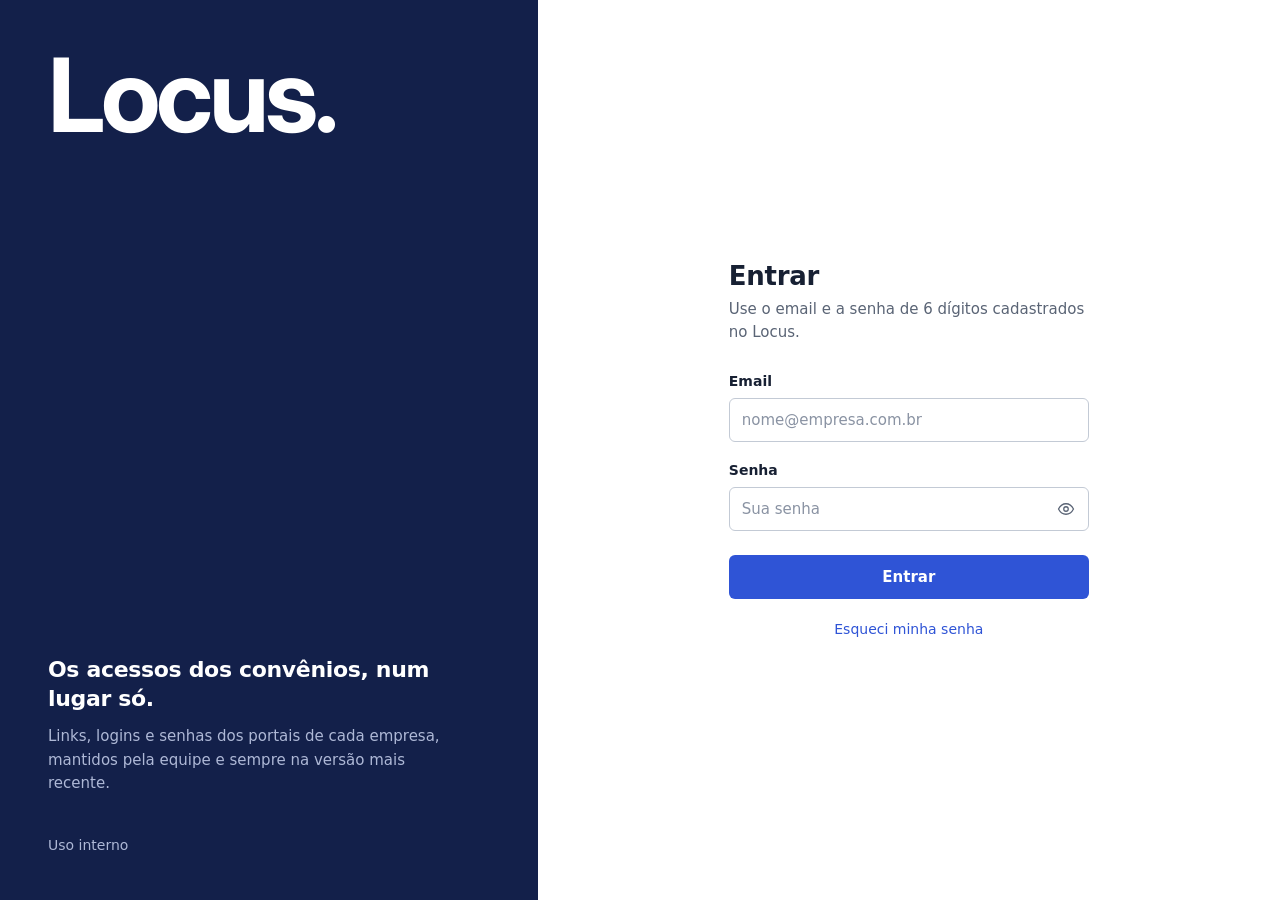
<file: index.html>
<!DOCTYPE html>
<html lang="pt-br">
<head>
  <meta charset="UTF-8" />
  <meta name="viewport" content="width=device-width, initial-scale=1" />
  <title>Entrar - Locus</title>
  <link rel="preconnect" href="https://fonts.googleapis.com">
  <link rel="preconnect" href="https://fonts.gstatic.com" crossorigin>
  <link href="https://fonts.googleapis.com/css2?family=Inter:wght@400;500;600;700&family=IBM+Plex+Mono:wght@400;500&display=swap" rel="stylesheet">
  <link rel="stylesheet" href="style.css" />
</head>

<body class="login-page">
  <aside class="auth-marca">
    <span class="logo">Locus<span class="logo-ponto">.</span></span>
    <div class="auth-marca-texto">
      <p class="auth-titulo">Os acessos dos convênios, num lugar só.</p>
      <p>Links, logins e senhas dos portais de cada empresa, mantidos pela equipe e sempre na versão mais recente.</p>
    </div>
    <p class="auth-rodape">Uso interno</p>
  </aside>

  <main class="auth-form">
    <div class="login-card">
      <h1>Entrar</h1>
      <p class="instrucao">Use o email e a senha de 6 dígitos cadastrados no Locus.</p>

      <label for="login">Email</label>
      <input type="email" id="login" placeholder="nome@empresa.com.br" autocomplete="username" />

      <label for="senha">Senha</label>
      <div class="senha-wrapper">
        <input type="password" id="senha" placeholder="Sua senha" autocomplete="current-password" />
        <button type="button" id="toggleSenha" class="olho" aria-label="Mostrar senha" aria-pressed="false">
            <svg class="icone-aberto" viewBox="0 0 24 24" fill="none" stroke="currentColor" stroke-width="1.7" stroke-linecap="round" stroke-linejoin="round" aria-hidden="true"><path d="M2 12s3.5-7 10-7 10 7 10 7-3.5 7-10 7S2 12 2 12z"/><circle cx="12" cy="12" r="3"/></svg>
            <svg class="icone-fechado" viewBox="0 0 24 24" fill="none" stroke="currentColor" stroke-width="1.7" stroke-linecap="round" stroke-linejoin="round" aria-hidden="true"><path d="M3 3l18 18"/><path d="M10.6 5.1A10.4 10.4 0 0 1 12 5c6.5 0 10 7 10 7a17.6 17.6 0 0 1-3.2 4.1M6.6 6.6C3.8 8.4 2 12 2 12s3.5 7 10 7a9.9 9.9 0 0 0 5.4-1.6"/><path d="M9.9 9.9a3 3 0 0 0 4.2 4.2"/></svg>
          </button>
      </div>

      <button id="btnEntrar" type="button" class="btn-primario">Entrar</button>
      <p id="msg" class="msg-feedback erro" role="alert" aria-live="assertive"></p>

      <a href="recuperar-senha.html" class="link-secundario">Esqueci minha senha</a>
    </div>
  </main>

  <script src="js/lib/supabase-2.116.0.js"></script>
  <script src="js/supabase.js"></script>
  <script src="js/login.js"></script>
</body>
</html>
</file>
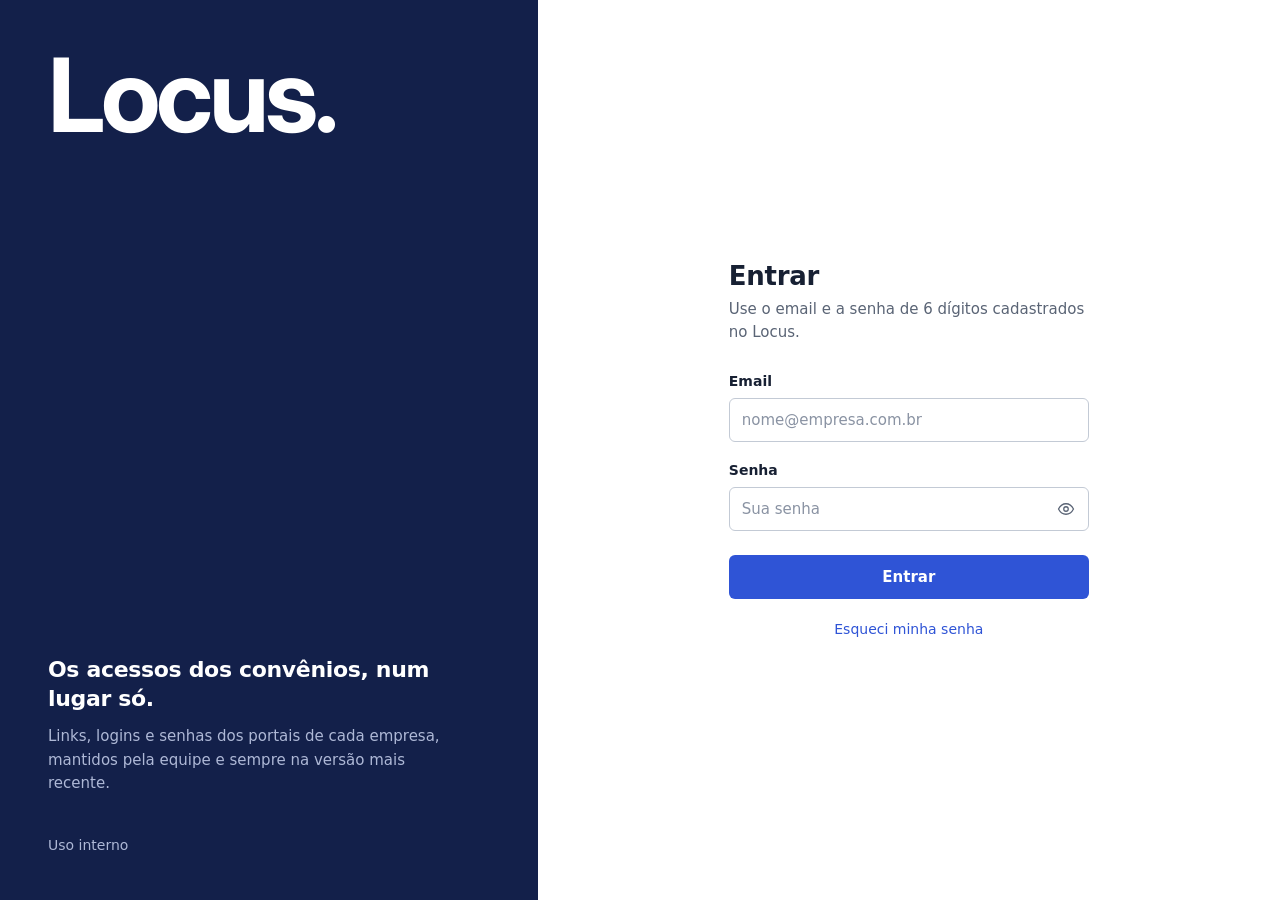
<file: dashboard.html>
<!DOCTYPE html>
<html lang="pt-br">
<head>
  <meta charset="UTF-8">
  <meta name="viewport" content="width=device-width, initial-scale=1">
  <title>Locus</title>
  <link rel="preconnect" href="https://fonts.googleapis.com">
  <link rel="preconnect" href="https://fonts.gstatic.com" crossorigin>
  <link href="https://fonts.googleapis.com/css2?family=Inter:wght@400;500;600;700&family=IBM+Plex+Mono:wght@400;500&display=swap" rel="stylesheet">
  <link rel="stylesheet" href="style.css">
</head>

<body class="dashboard-page">

  <!-- ============================================================
       SIDEBAR — atalhos que rolam até cada seção da página.
       Os itens de Chamados e Usuários acompanham a visibilidade dos
       painéis (quem controla isso continua sendo o dashboard.js;
       o layout.js só espelha).
  ============================================================= -->
  <aside class="sidebar">
    <a href="#secaoConvenios" class="logo" aria-label="Locus, início">Locus<span class="logo-ponto">.</span></a>

    <nav class="sidebar-nav" aria-label="Seções">
      <!-- Todos os itens aparecem sempre. Sem permissão, o layout.js marca
           o item como bloqueado (.nav-bloqueado) e ele mostra "Sem acesso". -->
      <a href="#secaoConvenios" id="navConvenios" class="nav-item ativo">
        <svg viewBox="0 0 24 24" fill="none" stroke="currentColor" stroke-width="1.7" stroke-linecap="round" stroke-linejoin="round" aria-hidden="true"><rect x="3" y="11" width="18" height="10" rx="2"/><path d="M7 11V7a5 5 0 0 1 10 0v4"/></svg>
        <span>Convênios (senhas)</span>
      </a>
      <a href="#painelEquipe" id="navEquipe" class="nav-item">
        <svg viewBox="0 0 24 24" fill="none" stroke="currentColor" stroke-width="1.7" stroke-linecap="round" stroke-linejoin="round" aria-hidden="true"><rect x="5" y="4" width="14" height="17" rx="2"/><path d="M9 4V3h6v1"/><circle cx="12" cy="11" r="2.5"/><path d="M8 17.5a4 4 0 0 1 8 0"/></svg>
        <span id="navEquipeTexto">Pré-faturamento</span>
      </a>
      <a href="#painelFaturamento" id="navFaturamento" class="nav-item">
        <svg viewBox="0 0 24 24" fill="none" stroke="currentColor" stroke-width="1.7" stroke-linecap="round" stroke-linejoin="round" aria-hidden="true"><path d="M6 3h9l4 4v14H6z"/><path d="M15 3v4h4"/><path d="M9 12h7M9 16h5"/></svg>
        <span>Faturamento</span>
      </a>
      <a href="#painelCalendario" id="navCalendario" class="nav-item">
        <svg viewBox="0 0 24 24" fill="none" stroke="currentColor" stroke-width="1.7" stroke-linecap="round" stroke-linejoin="round" aria-hidden="true"><rect x="3.5" y="5" width="17" height="15" rx="2"/><path d="M3.5 10h17M8 3v4M16 3v4"/><path d="M9 14.5l2 2 4-4"/></svg>
        <span>Calendário de entrega</span>
      </a>
      <a href="#painelChamados" id="navChamados" class="nav-item">
        <svg viewBox="0 0 24 24" fill="none" stroke="currentColor" stroke-width="1.7" stroke-linecap="round" stroke-linejoin="round" aria-hidden="true"><path d="M4 5h16v11H8l-4 4z"/><path d="M8 9h8M8 12h5"/></svg>
        <span id="navChamadosTexto">Chamados</span>
        <span id="navBadgeChamados" class="nav-badge" hidden></span>
      </a>
      <a href="#painelUsuarios" id="navUsuarios" class="nav-item">
        <svg viewBox="0 0 24 24" fill="none" stroke="currentColor" stroke-width="1.7" stroke-linecap="round" stroke-linejoin="round" aria-hidden="true"><circle cx="9" cy="8" r="3.5"/><path d="M2.5 20a6.5 6.5 0 0 1 13 0"/><path d="M16 4.5a3.5 3.5 0 0 1 0 7M18.5 20a6.5 6.5 0 0 0-3-5.5"/></svg>
        <span>Usuários</span>
      </a>
    </nav>

    <div class="sidebar-usuario">
      <span id="avatarUsuario" class="avatar" aria-hidden="true"></span>
      <div class="sidebar-usuario-texto">
        <span id="usuarioLogado" class="usuario-logado"></span>
        <span id="papelUsuario" class="usuario-papel"></span>
      </div>
      <button type="button" id="btnSair" class="btn-sair">Sair</button>
    </div>
  </aside>

  <main class="dashboard-container">

    <!-- ============================================================
         CONVÊNIOS
    ============================================================= -->
    <section id="secaoConvenios" class="secao" aria-labelledby="tituloConvenios">
      <header class="secao-cabecalho">
        <div>
          <h1 id="tituloConvenios" class="secao-titulo">Convênios (senhas)</h1>
          <p id="cadastroDica" class="painel-aviso cadastro-dica">
            Tem um login de convênio que ainda não está no Locus? Envie para aprovação.
          </p>
        </div>
        <div class="caixa-cadastro-usuario">
          <button id="btnCadastrarAcesso" type="button" class="btn-verde btn-small">
            + Solicitar cadastro de convênio
          </button>
        </div>
      </header>

      <div class="filtros-linha">
        <div class="filtro">
          <label for="selectEmpresa">Empresa</label>
          <select id="selectEmpresa">
            <option value="">Selecione a empresa</option>
          </select>
        </div>

        <div class="filtro">
          <label for="selectConvenio">Convênio</label>
          <select id="selectConvenio" disabled>
            <option value="">Selecione o convênio</option>
          </select>
        </div>
      </div>

      <!-- A classe sem-selecao (posta pelo layout.js) mostra o estado vazio -->
      <div id="dadosConvenio" class="dados-convenio sem-selecao">
        <div class="vazio-msg">
          <svg viewBox="0 0 24 24" fill="none" stroke="currentColor" stroke-width="1.6" stroke-linecap="round" stroke-linejoin="round" aria-hidden="true"><circle cx="11" cy="11" r="7"/><path d="m20 20-3.5-3.5"/></svg>
          <p>Escolha a empresa e o convênio para ver o link, o login e a senha de acesso.</p>
        </div>

        <div class="convenio-cabecalho">
          <div>
            <p class="convenio-empresa"><span id="outEmpresa">—</span></p>
            <h2 id="outConvenio" class="convenio-nome">—</h2>
          </div>
          <button id="btnChamado" type="button" class="btn-cinza btn-small" disabled>
            Solicitar alteração de acesso
          </button>
        </div>

        <div class="acesso-extra-card acesso-principal">
          <!-- Só aparece quando o acesso principal tiver um rótulo definido -->
          <p id="outRotuloPrincipal" class="acesso-extra-titulo" hidden>—</p>

          <p>
            <strong>Link</strong>
            <a id="outLink" target="_blank" rel="noopener noreferrer">—</a>
            <button type="button" class="btn-copy" id="copyLink" aria-label="Copiar link" title="Copiar link" hidden><svg xmlns="http://www.w3.org/2000/svg" viewBox="0 0 24 24" fill="none" stroke="currentColor" stroke-width="1.5" stroke-linecap="round" stroke-linejoin="round" class="icon-copy" aria-hidden="true"><path d="M8.25 7.5V6.108c0-1.135.845-2.098 1.976-2.192.373-.03.748-.057 1.123-.08M15.75 18H18a2.25 2.25 0 0 0 2.25-2.25V6.108c0-1.135-.845-2.098-1.976-2.192a48.424 48.424 0 0 0-1.123-.08M15.75 18.75v-1.875a3.375 3.375 0 0 0-3.375-3.375h-1.5a1.125 1.125 0 0 1-1.125-1.125v-1.5A3.375 3.375 0 0 0 6.375 7.5H5.25m11.9-3.664A2.251 2.251 0 0 0 15 2.25h-1.5a2.251 2.251 0 0 0-2.15 1.586m5.8 0c.065.21.1.433.1.664v.75h-6V4.5c0-.231.035-.454.1-.664M6.75 7.5H4.875c-.621 0-1.125.504-1.125 1.125v12c0 .621.504 1.125 1.125 1.125h9.75c.621 0 1.125-.504 1.125-1.125V16.5a9 9 0 0 0-9-9Z"/></svg></button>
          </p>

          <p>
            <strong>Login</strong>
            <span id="outLogin">—</span>
            <button type="button" class="btn-copy" id="copyLogin" aria-label="Copiar login" title="Copiar login" hidden><svg xmlns="http://www.w3.org/2000/svg" viewBox="0 0 24 24" fill="none" stroke="currentColor" stroke-width="1.5" stroke-linecap="round" stroke-linejoin="round" class="icon-copy" aria-hidden="true"><path d="M8.25 7.5V6.108c0-1.135.845-2.098 1.976-2.192.373-.03.748-.057 1.123-.08M15.75 18H18a2.25 2.25 0 0 0 2.25-2.25V6.108c0-1.135-.845-2.098-1.976-2.192a48.424 48.424 0 0 0-1.123-.08M15.75 18.75v-1.875a3.375 3.375 0 0 0-3.375-3.375h-1.5a1.125 1.125 0 0 1-1.125-1.125v-1.5A3.375 3.375 0 0 0 6.375 7.5H5.25m11.9-3.664A2.251 2.251 0 0 0 15 2.25h-1.5a2.251 2.251 0 0 0-2.15 1.586m5.8 0c.065.21.1.433.1.664v.75h-6V4.5c0-.231.035-.454.1-.664M6.75 7.5H4.875c-.621 0-1.125.504-1.125 1.125v12c0 .621.504 1.125 1.125 1.125h9.75c.621 0 1.125-.504 1.125-1.125V16.5a9 9 0 0 0-9-9Z"/></svg></button>
          </p>

          <p>
            <strong>Senha</strong>
            <span id="outSenha">—</span>
            <button type="button" class="btn-copy" id="copySenha" aria-label="Copiar senha" title="Copiar senha" hidden><svg xmlns="http://www.w3.org/2000/svg" viewBox="0 0 24 24" fill="none" stroke="currentColor" stroke-width="1.5" stroke-linecap="round" stroke-linejoin="round" class="icon-copy" aria-hidden="true"><path d="M8.25 7.5V6.108c0-1.135.845-2.098 1.976-2.192.373-.03.748-.057 1.123-.08M15.75 18H18a2.25 2.25 0 0 0 2.25-2.25V6.108c0-1.135-.845-2.098-1.976-2.192a48.424 48.424 0 0 0-1.123-.08M15.75 18.75v-1.875a3.375 3.375 0 0 0-3.375-3.375h-1.5a1.125 1.125 0 0 1-1.125-1.125v-1.5A3.375 3.375 0 0 0 6.375 7.5H5.25m11.9-3.664A2.251 2.251 0 0 0 15 2.25h-1.5a2.251 2.251 0 0 0-2.15 1.586m5.8 0c.065.21.1.433.1.664v.75h-6V4.5c0-.231.035-.454.1-.664M6.75 7.5H4.875c-.621 0-1.125.504-1.125 1.125v12c0 .621.504 1.125 1.125 1.125h9.75c.621 0 1.125-.504 1.125-1.125V16.5a9 9 0 0 0-9-9Z"/></svg></button>
          </p>

          <p><strong>Observação</strong> <span id="outObservacao">—</span></p>
        </div>
      </div>

      <!-- Só aparece quando o convênio tiver acessos extras cadastrados -->
      <div id="outrosAcessos" class="outros-acessos" hidden>
        <h3 class="outros-titulo">Outros acessos deste convênio</h3>
        <div id="listaOutrosAcessos"></div>
      </div>
    </section>

    <!-- ============================================================
         CHAMADOS DE ALTERAÇÃO (recolhível)
         Admin  : vê todos os chamados e pode atender.
         Usuário: vê somente os chamados abertos por ele.
    ============================================================= -->
    <details id="painelChamados" class="painel-admin secao secao-inativa" open hidden>
      <summary>
        <h2><span id="tituloChamados">Chamados de alteração</span> <span id="badgeChamados" class="badge" hidden>0</span></h2>
      </summary>

      <div class="painel-corpo">
        <div id="filtrosChamados" class="filtros-chamados" role="group" aria-label="Filtrar chamados por status">
          <button type="button" class="filtro-chamado filtro-aberto ativo" data-filtro="aberto" aria-pressed="true">
            Em aberto <span class="filtro-contador" data-contador="aberto">0</span>
          </button>
          <button type="button" class="filtro-chamado filtro-concluido" data-filtro="concluido" aria-pressed="false">
            Concluídos <span class="filtro-contador" data-contador="concluido">0</span>
          </button>
          <button type="button" class="filtro-chamado filtro-recusado" data-filtro="recusado" aria-pressed="false">
            Rejeitados <span class="filtro-contador" data-contador="recusado">0</span>
          </button>
          <button type="button" class="filtro-chamado filtro-todos" data-filtro="todos" aria-pressed="false">
            Todos <span class="filtro-contador" data-contador="todos">0</span>
          </button>
        </div>

        <div id="listaChamados" class="lista-chamados">
          <p class="painel-aviso">Carregando chamados...</p>
        </div>
      </div>
    </details>

    <!-- ============================================================
         PRÉ-FATURAMENTO — quem responde por cada hospital (js/quadro.js)
         Os ids continuam "equipe"/"eq" por compatibilidade.
         Gestor : quadro com uma coluna por pessoa, arrastar e soltar,
                  e "+ Criar instituição".
         Usuário: só os hospitais dele.
    ============================================================= -->
    <section id="painelEquipe" class="secao secao-inativa quadro-secao" aria-labelledby="tituloEquipe" hidden>
      <header class="secao-cabecalho">
        <div>
          <h1 id="tituloEquipe" class="secao-titulo">Pré-faturamento</h1>
          <p id="eqSubtitulo" class="painel-aviso"></p>
        </div>
        <div id="eqAcoesAdmin" class="eq-acoes" hidden>
          <label class="eq-busca">
            <span class="visualmente-oculto">Buscar hospital</span>
            <svg viewBox="0 0 24 24" fill="none" stroke="currentColor" stroke-width="1.8" stroke-linecap="round" aria-hidden="true"><circle cx="11" cy="11" r="6.5"/><path d="M20 20l-4.2-4.2"/></svg>
            <input type="search" id="eqBusca" name="busca-hospital" placeholder="Buscar hospital…" autocomplete="off" spellcheck="false" data-1p-ignore data-lpignore="true">
          </label>
          <button type="button" id="eqBtnCriar" class="btn-verde">+ Criar instituição</button>
          <button type="button" id="eqBtnAusencia" class="btn-cinza" disabled>
            <svg viewBox="0 0 24 24" fill="none" stroke="currentColor" stroke-width="1.7" stroke-linecap="round" stroke-linejoin="round" aria-hidden="true"><rect x="3.5" y="5" width="17" height="15" rx="2"/><path d="M3.5 10h17M8 3v4M16 3v4"/></svg>
            Registrar ausência
          </button>
          <button type="button" id="eqBtnImprimir" class="btn-cinza" title="Lista para imprimir ou salvar em PDF">
            <svg viewBox="0 0 24 24" fill="none" stroke="currentColor" stroke-width="1.7" stroke-linecap="round" stroke-linejoin="round" aria-hidden="true"><path d="M7 9V3.5h10V9"/><rect x="3.5" y="9" width="17" height="8" rx="2"/><path d="M7 14h10v6.5H7z"/></svg>
            Imprimir / PDF
          </button>
          <button type="button" id="eqCadeado" class="btn-cinza eq-cadeado" aria-pressed="false">
            <svg class="ic-fechado" viewBox="0 0 24 24" fill="none" stroke="currentColor" stroke-width="1.8" stroke-linecap="round" stroke-linejoin="round" aria-hidden="true"><rect x="4" y="11" width="16" height="10" rx="2"/><path d="M8 11V7a4 4 0 0 1 8 0v4"/></svg>
            <svg class="ic-aberto" viewBox="0 0 24 24" fill="none" stroke="currentColor" stroke-width="1.8" stroke-linecap="round" stroke-linejoin="round" aria-hidden="true"><rect x="4" y="11" width="16" height="10" rx="2"/><path d="M8 11V7a4 4 0 0 1 7.6-1.8"/></svg>
            <span id="eqCadeadoTexto">Edição travada</span>
            <span id="eqCadeadoResto" class="eq-cadeado-resto" hidden></span>
          </button>
        </div>
      </header>

      <div id="eqAdmin" class="quadro-admin" hidden>
        <div class="eq-filtros" role="group" aria-label="Filtrar hospitais">
          <button type="button" class="eq-filtro" data-filtro="todos" aria-pressed="true">Todos · <span class="eq-filtro-qtd">0</span></button>
          <button type="button" class="eq-filtro" data-filtro="cobertura" aria-pressed="false">Em cobertura · <span class="eq-filtro-qtd">0</span></button>
          <button type="button" class="eq-filtro" data-filtro="sem" aria-pressed="false">Sem responsável · <span class="eq-filtro-qtd">0</span></button>

          <!-- Quais colunas de pessoas aparecem (só muda a visualização) -->
          <details id="eqPessoas" class="eq-pessoas">
            <summary class="eq-filtro eq-pessoas-botao">
              <svg viewBox="0 0 24 24" fill="none" stroke="currentColor" stroke-width="1.8" stroke-linecap="round" stroke-linejoin="round" aria-hidden="true"><circle cx="9" cy="8" r="3.5"/><path d="M2.5 20a6.5 6.5 0 0 1 13 0"/><path d="M16 4.5a3.5 3.5 0 0 1 0 7M21.5 20a6.5 6.5 0 0 0-4-6"/></svg>
              Pessoas · <span id="eqPessoasQtd">0</span>
            </summary>
            <div class="eq-pessoas-menu">
              <label class="eq-busca eq-pessoas-busca">
                <span class="visualmente-oculto">Buscar pessoa</span>
                <svg viewBox="0 0 24 24" fill="none" stroke="currentColor" stroke-width="1.8" stroke-linecap="round" aria-hidden="true"><circle cx="11" cy="11" r="6.5"/><path d="M20 20l-4.2-4.2"/></svg>
                <input type="search" id="eqPessoasBusca" name="busca-pessoa" placeholder="Buscar pessoa…" autocomplete="off" autocapitalize="off" spellcheck="false" data-1p-ignore data-lpignore="true">
              </label>
              <div class="eq-pessoas-atalhos">
                <button type="button" id="eqPessoasTodas" class="eq-link">Marcar todas</button>
                <button type="button" id="eqPessoasNenhuma" class="eq-link">Desmarcar todas</button>
              </div>
              <div id="eqPessoasLista" class="eq-pessoas-lista" role="group" aria-label="Pessoas visíveis no quadro"></div>
              <p id="eqPessoasVazio" class="eq-pessoas-vazio" hidden>Ninguém com esse nome.</p>
            </div>
          </details>
        </div>

        <!-- Faixa de destinos: recolhida; abre ao passar um card arrastado por cima dela -->
        <div class="eq-faixa">
          <button type="button" id="eqFaixaToggle" class="eq-faixa-toggle" aria-expanded="false" aria-controls="eqFaixaDestinos" aria-label="Abrir a faixa de destinos">
            <svg viewBox="0 0 24 24" fill="none" stroke="currentColor" stroke-width="2" stroke-linecap="round" stroke-linejoin="round" aria-hidden="true"><path d="M6 9l6 6 6-6"/></svg>
            Soltar em uma pessoa
            <span class="eq-faixa-dica">· arraste um card até aqui para abrir</span>
          </button>
          <div id="eqFaixaDestinos" class="eq-faixa-destinos" hidden></div>
        </div>

        <div class="eq-quadro">
          <section id="eqSemResp" class="eq-col eq-col-sem" data-destino="" aria-label="Sem responsável"></section>
          <div id="eqColunas" class="eq-colunas"></div>
        </div>

        <div id="eqBarraSelecao" class="eq-barra-selecao" hidden>
          <span id="eqSelTexto"></span>
          <label class="visualmente-oculto" for="eqSelDestino">Mover selecionados para</label>
          <select id="eqSelDestino"></select>
          <button type="button" id="eqSelLimpar" class="btn-cinza btn-small">Limpar seleção</button>
        </div>
      </div>

      <div id="eqUsuario" class="eq-usuario" hidden></div>
      <p id="eqMsg" class="msg-feedback erro" role="alert"></p>
    </section>

    <!-- ============================================================
         FATURAMENTO — quem faz cada convênio (js/quadro.js)
         Mesmo quadro do Pré-faturamento, com convênios de nome livre
         (ex.: "AMIL (Clínica)"). Independente do Calendário de entrega.
         Gestor : arrasta, transfere (permanente/temporário) e cria convênios.
         Outros : só visualizam.
    ============================================================= -->
    <section id="painelFaturamento" class="secao secao-inativa quadro-secao" aria-labelledby="tituloFaturamento" hidden>
      <header class="secao-cabecalho">
        <div>
          <h1 id="tituloFaturamento" class="secao-titulo">Faturamento</h1>
          <p id="fatSubtitulo" class="painel-aviso"></p>
        </div>
        <div id="fatAcoesAdmin" class="eq-acoes" hidden>
          <label class="eq-busca">
            <span class="visualmente-oculto">Buscar convênio</span>
            <svg viewBox="0 0 24 24" fill="none" stroke="currentColor" stroke-width="1.8" stroke-linecap="round" aria-hidden="true"><circle cx="11" cy="11" r="6.5"/><path d="M20 20l-4.2-4.2"/></svg>
            <input type="search" id="fatBusca" name="busca-convenio-fat" placeholder="Buscar convênio…" autocomplete="off" spellcheck="false" data-1p-ignore data-lpignore="true">
          </label>
          <button type="button" id="fatBtnCriar" class="btn-verde">+ Criar convênio</button>
          <button type="button" id="fatBtnAusencia" class="btn-cinza" disabled>
            <svg viewBox="0 0 24 24" fill="none" stroke="currentColor" stroke-width="1.7" stroke-linecap="round" stroke-linejoin="round" aria-hidden="true"><rect x="3.5" y="5" width="17" height="15" rx="2"/><path d="M3.5 10h17M8 3v4M16 3v4"/></svg>
            Registrar ausência
          </button>
          <button type="button" id="fatBtnImprimir" class="btn-cinza" title="Lista para imprimir ou salvar em PDF">
            <svg viewBox="0 0 24 24" fill="none" stroke="currentColor" stroke-width="1.7" stroke-linecap="round" stroke-linejoin="round" aria-hidden="true"><path d="M7 9V3.5h10V9"/><rect x="3.5" y="9" width="17" height="8" rx="2"/><path d="M7 14h10v6.5H7z"/></svg>
            Imprimir / PDF
          </button>
          <button type="button" id="fatCadeado" class="btn-cinza eq-cadeado" aria-pressed="false">
            <svg class="ic-fechado" viewBox="0 0 24 24" fill="none" stroke="currentColor" stroke-width="1.8" stroke-linecap="round" stroke-linejoin="round" aria-hidden="true"><rect x="4" y="11" width="16" height="10" rx="2"/><path d="M8 11V7a4 4 0 0 1 8 0v4"/></svg>
            <svg class="ic-aberto" viewBox="0 0 24 24" fill="none" stroke="currentColor" stroke-width="1.8" stroke-linecap="round" stroke-linejoin="round" aria-hidden="true"><rect x="4" y="11" width="16" height="10" rx="2"/><path d="M8 11V7a4 4 0 0 1 7.6-1.8"/></svg>
            <span id="fatCadeadoTexto">Edição travada</span>
            <span id="fatCadeadoResto" class="eq-cadeado-resto" hidden></span>
          </button>
        </div>
      </header>

      <div id="fatAdmin" class="quadro-admin" hidden>
        <div class="eq-filtros" role="group" aria-label="Filtrar convênios">
          <button type="button" class="eq-filtro" data-filtro="todos" aria-pressed="true">Todos · <span class="eq-filtro-qtd">0</span></button>
          <button type="button" class="eq-filtro" data-filtro="cobertura" aria-pressed="false">Em cobertura · <span class="eq-filtro-qtd">0</span></button>
          <button type="button" class="eq-filtro" data-filtro="sem" aria-pressed="false">Sem responsável · <span class="eq-filtro-qtd">0</span></button>

          <!-- Quais colunas de pessoas aparecem (só muda a visualização) -->
          <details id="fatPessoas" class="eq-pessoas">
            <summary class="eq-filtro eq-pessoas-botao">
              <svg viewBox="0 0 24 24" fill="none" stroke="currentColor" stroke-width="1.8" stroke-linecap="round" stroke-linejoin="round" aria-hidden="true"><circle cx="9" cy="8" r="3.5"/><path d="M2.5 20a6.5 6.5 0 0 1 13 0"/><path d="M16 4.5a3.5 3.5 0 0 1 0 7M21.5 20a6.5 6.5 0 0 0-4-6"/></svg>
              Pessoas · <span id="fatPessoasQtd">0</span>
            </summary>
            <div class="eq-pessoas-menu">
              <label class="eq-busca eq-pessoas-busca">
                <span class="visualmente-oculto">Buscar pessoa</span>
                <svg viewBox="0 0 24 24" fill="none" stroke="currentColor" stroke-width="1.8" stroke-linecap="round" aria-hidden="true"><circle cx="11" cy="11" r="6.5"/><path d="M20 20l-4.2-4.2"/></svg>
                <input type="search" id="fatPessoasBusca" name="busca-pessoa-fat" placeholder="Buscar pessoa…" autocomplete="off" autocapitalize="off" spellcheck="false" data-1p-ignore data-lpignore="true">
              </label>
              <div class="eq-pessoas-atalhos">
                <button type="button" id="fatPessoasTodas" class="eq-link">Marcar todas</button>
                <button type="button" id="fatPessoasNenhuma" class="eq-link">Desmarcar todas</button>
              </div>
              <div id="fatPessoasLista" class="eq-pessoas-lista" role="group" aria-label="Pessoas visíveis no quadro"></div>
              <p id="fatPessoasVazio" class="eq-pessoas-vazio" hidden>Ninguém com esse nome.</p>
            </div>
          </details>
        </div>

        <!-- Faixa de destinos: recolhida; abre ao passar um card arrastado por cima dela -->
        <div class="eq-faixa">
          <button type="button" id="fatFaixaToggle" class="eq-faixa-toggle" aria-expanded="false" aria-controls="fatFaixaDestinos" aria-label="Abrir a faixa de destinos">
            <svg viewBox="0 0 24 24" fill="none" stroke="currentColor" stroke-width="2" stroke-linecap="round" stroke-linejoin="round" aria-hidden="true"><path d="M6 9l6 6 6-6"/></svg>
            Soltar em uma pessoa
            <span class="eq-faixa-dica">· arraste um card até aqui para abrir</span>
          </button>
          <div id="fatFaixaDestinos" class="eq-faixa-destinos" hidden></div>
        </div>

        <div class="eq-quadro">
          <section id="fatSemResp" class="eq-col eq-col-sem" data-destino="" aria-label="Sem responsável"></section>
          <div id="fatColunas" class="eq-colunas"></div>
        </div>

        <div id="fatBarraSelecao" class="eq-barra-selecao" hidden>
          <span id="fatSelTexto"></span>
          <label class="visualmente-oculto" for="fatSelDestino">Mover selecionados para</label>
          <select id="fatSelDestino"></select>
          <button type="button" id="fatSelLimpar" class="btn-cinza btn-small">Limpar seleção</button>
        </div>
      </div>

      <div id="fatUsuario" class="eq-usuario" hidden></div>
      <p id="fatMsg" class="msg-feedback erro" role="alert"></p>
    </section>

    <!-- ============================================================
         CALENDÁRIO DE ENTREGA (calendario.js)
         Só as datas de entrega, um convênio por nome. Todos veem;
         Operador e Gestor criam convênios, transferem prazos e
         lançam observações.
    ============================================================= -->
    <section id="painelCalendario" class="secao secao-inativa" aria-labelledby="tituloCalendario" hidden>
      <header class="secao-cabecalho">
        <div>
          <h1 id="tituloCalendario" class="secao-titulo">Calendário de entrega</h1>
          <p id="calSubtitulo" class="painel-aviso"></p>
        </div>
        <div class="cal-acoes">
          <button type="button" id="calBtnNovo" class="btn-verde btn-small" hidden>+ Novo convênio</button>
        </div>
      </header>

      <div class="cal-barra">
        <div class="cal-mes-nav">
          <button type="button" id="calMesAnterior" class="btn-cinza btn-small" aria-label="Mês anterior">&lsaquo;</button>
          <h2 id="calMesTitulo" class="cal-mes-titulo" aria-live="polite"></h2>
          <button type="button" id="calMesProximo" class="btn-cinza btn-small" aria-label="Próximo mês">&rsaquo;</button>
          <button type="button" id="calMesHoje" class="btn-cinza btn-small">Hoje</button>
        </div>
        <label class="usuario-equipe cal-janelas-rotulo" title="Mostra os dias em que a entrega já pode ser feita, e não só o prazo final"><input type="checkbox" id="calJanelas" checked> Mostrar janelas</label>
        <button type="button" id="calBtnLateral" class="btn-cinza btn-small cal-btn-lateral" aria-expanded="false" aria-controls="calLateral">
          <svg viewBox="0 0 24 24" fill="none" stroke="currentColor" stroke-width="1.7" stroke-linecap="round" stroke-linejoin="round" aria-hidden="true"><rect x="3" y="4" width="18" height="16" rx="2"/><path d="M15 4v16"/></svg>
          Lista de convênios
        </button>
      </div>

      <div id="calCorpo" class="cal-corpo">
        <div class="cal-principal">
          <div id="calVistaCalendario">
            <div id="calGrade" class="cal-grade"></div>
            <div id="calLivres" class="cal-livres" hidden></div>
            <div class="cal-legenda">
              <span><span class="cal-chip cal-fim">Convênio</span> prazo final</span>
              <span><span class="cal-chip cal-janela">Convênio</span> dentro do período</span>
              <span><span class="cal-chip cal-fim cal-ajustado">&#8635; Convênio</span> prazo transferido só neste mês</span>
              <span><span class="cal-obs-amostra" aria-hidden="true"></span> observação no dia</span>
              <span><span class="cal-dia-hoje-amostra"></span> hoje</span>
            </div>
          </div>
        </div>

        <aside id="calLateral" class="cal-lateral" aria-label="Lista de convênios" hidden>
          <div class="cal-lateral-topo">
            <h2 class="cal-lateral-titulo">Convênios <span id="calLateralQtd" class="cal-lateral-qtd"></span></h2>
            <button type="button" id="calLateralFechar" class="modal-fechar" aria-label="Fechar a lista de convênios">&times;</button>
          </div>
          <label class="eq-busca">
            <span class="visualmente-oculto">Buscar convênio</span>
            <svg viewBox="0 0 24 24" fill="none" stroke="currentColor" stroke-width="1.8" stroke-linecap="round" aria-hidden="true"><circle cx="11" cy="11" r="6.5"/><path d="M20 20l-4.2-4.2"/></svg>
            <input type="search" id="calBuscaConvenio" name="busca-convenio-calendario" placeholder="Buscar convênio…" autocomplete="off" spellcheck="false" data-1p-ignore data-lpignore="true">
          </label>
          <div id="calListaConvenios" class="cal-lista-convenios"></div>
        </aside>
      </div>

      <p id="calMsg" class="msg-feedback erro" role="alert"></p>
    </section>

    <!-- ============================================================
         GERENCIAR USUÁRIOS (recolhível) — só admin
    ============================================================= -->
    <details id="painelUsuarios" class="painel-admin secao secao-inativa" open hidden>
      <summary>
        <h2>Usuários</h2>
      </summary>

      <div class="painel-corpo">
        <p class="painel-aviso">
          Cada pessoa tem um nível em cada módulo. <strong>Consulta</strong> só vê; <strong>Operador</strong> faz o trabalho do dia a dia (no Pré-faturamento recebe hospitais; no Calendário é o faturista); <strong>Gestor</strong> configura e corrige. <strong>Administrador</strong> tem acesso total e é o único que gerencia usuários.
        </p>
        <div class="usuarios-busca">
          <label class="eq-busca">
            <span class="visualmente-oculto">Buscar usuário</span>
            <svg viewBox="0 0 24 24" fill="none" stroke="currentColor" stroke-width="1.8" stroke-linecap="round" aria-hidden="true"><circle cx="11" cy="11" r="6.5"/><path d="M20 20l-4.2-4.2"/></svg>
            <input type="search" id="buscaUsuarios" name="busca-usuarios" placeholder="Buscar usuário…" autocomplete="off" autocapitalize="off" spellcheck="false" data-1p-ignore data-lpignore="true">
          </label>
          <span id="buscaUsuariosQtd" class="usuarios-busca-qtd" aria-live="polite"></span>
        </div>
        <div id="listaUsuarios" class="lista-usuarios">
          <p class="painel-aviso">Carregando usuários...</p>
        </div>
      </div>
    </details>

  </main>

  <!-- ============================================================
       MODAL — SOLICITAR ALTERAÇÃO DE ACESSO (usuários normais)
  ============================================================= -->
  <div id="modalChamado" class="modal-overlay" hidden>
    <div class="modal-card">
      <h2>Solicitar alteração de acesso</h2>
      <p class="painel-aviso">
        Empresa: <strong id="modalEmpresa">—</strong><br>
        Convênio: <strong id="modalConvenio">—</strong><br>
        <span id="modalAcessoTitulo">Acesso principal</span>
      </p>
      <p class="painel-aviso">
        Marque somente os campos que deseja alterar. O que ficar desmarcado continua com o valor atual.
      </p>

      <div class="modal-campo">
        <label class="checkbox-label">
          <input type="checkbox" id="chkAlterarLogin">
          Alterar login <span class="valor-atual">(atual: <span id="modalLoginAtual">—</span>)</span>
        </label>
        <input type="text" id="modalNovoLogin" placeholder="Novo login" disabled>
      </div>

      <div class="modal-campo">
        <label class="checkbox-label">
          <input type="checkbox" id="chkAlterarSenha">
          Alterar senha <span class="valor-atual">(atual: <span id="modalSenhaAtual">—</span>)</span>
        </label>
        <input type="text" id="modalNovaSenha" placeholder="Nova senha" disabled>
      </div>

      <div class="modal-campo">
        <label class="checkbox-label">
          <input type="checkbox" id="chkAlterarLink">
          Alterar link <span class="valor-atual">(atual: <span id="modalLinkAtual">—</span>)</span>
        </label>
        <input type="text" id="modalNovoLink" placeholder="Novo link" disabled>
      </div>

      <!-- Cancelar aqui só fecha a janela: ação neutra, botão cinza.
           O vermelho fica reservado para o Excluir convênio. -->
      <div class="modal-botoes">
        <button id="btnCancelarChamado" class="btn-cinza">Cancelar</button>
        <button id="btnConfirmarChamado" class="btn-verde">Enviar solicitação</button>
      </div>
      <p id="msgModalChamado" class="msg-feedback"></p>
    </div>
  </div>

  <!-- ============================================================
       MODAL — CADASTRAR ACESSO EXISTENTE (usuários normais)
  ============================================================= -->
  <div id="modalCadastro" class="modal-overlay" hidden>
    <div class="modal-card modal-card-xl">
      <div class="modal-header">
        <h2>Cadastrar dados do convênio</h2>
        <button type="button" id="btnFecharModalCadastro" class="modal-fechar" aria-label="Fechar">&times;</button>
      </div>
      <p class="painel-aviso">
        Preencha os dados do acesso. A solicitação passa
        pela aprovação de um administrador antes de entrar no sistema.
      </p>

      <div class="modal-form-grid">
      <div class="modal-campo">
        <label for="cadEmpresa">Empresa <span class="obrigatorio">*</span></label>
        <select id="cadEmpresa">
          <option value="">Selecione a empresa</option>
          <option value="CLÍNICA">CLÍNICA</option>
          <option value="HA">HA</option>
          <option value="CTS">CTS</option>
          <option value="CTN">CTN</option>
        </select>
      </div>

      <div class="modal-campo">
        <label for="cadConvenio">Convênio <span class="obrigatorio">*</span></label>
        <input type="text" id="cadConvenio" class="campo-maiusculo"
               placeholder="NOME DO CONVÊNIO" autocomplete="off">
      </div>

      <!-- Preenchido por JS: diz se será convênio novo ou acesso adicional -->
      <p id="cadDeteccao" class="cad-deteccao modal-campo-full" hidden></p>

      <div class="modal-campo modal-campo-full">
        <label for="cadRotulo">Rótulo deste acesso</label>
        <input type="text" id="cadRotulo"
               placeholder="Ex: Portal principal, Portal financeiro...">
      </div>

      <div class="modal-campo">
        <label for="cadLink">Link</label>
        <input type="text" id="cadLink" placeholder="https://...">
      </div>

      <div class="modal-campo">
        <label for="cadLogin">Login</label>
        <input type="text" id="cadLogin" placeholder="Login de acesso">
      </div>

      <div class="modal-campo">
        <label for="cadSenha">Senha</label>
        <input type="text" id="cadSenha" placeholder="Senha de acesso">
      </div>

      <div class="modal-campo modal-campo-full">
        <label for="cadObservacao">Observação</label>
        <textarea id="cadObservacao" rows="2"
                  placeholder="Algo que ajude quem for usar esse acesso"></textarea>
      </div>

      <div class="modal-campo modal-campo-full">
        <label for="cadJustificativa">Justificativa <span class="obrigatorio">*</span></label>
        <textarea id="cadJustificativa" rows="2"
                  placeholder="De onde veio esse acesso e por que ele deve entrar no sistema"></textarea>
      </div>

      </div><!-- /.modal-form-grid -->

      <!-- Cancelar aqui só fecha a janela: ação neutra, botão cinza. -->
      <div class="modal-botoes">
        <button id="btnCancelarCadastro" class="btn-cinza">Cancelar</button>
        <button id="btnConfirmarCadastro" class="btn-verde">Enviar para aprovação</button>
      </div>
      <p id="msgModalCadastro" class="msg-feedback"></p>
    </div>
  </div>

  <!-- ============================================================
       MODAL — EDITAR CONVÊNIO (somente admin)
       Mesmo conteúdo do antigo "Painel Admin — Editar convênio".
       Abre pelo botão que o usuário comum vê como
       "Solicitar alteração de acesso".
  ============================================================= -->
  <div id="modalEdicao" class="modal-overlay" hidden>
    <div class="modal-card modal-card-xl">
      <div class="modal-header">
        <h2>Editar convênio</h2>
        <button type="button" id="btnFecharModalEdicao" class="modal-fechar" aria-label="Fechar">&times;</button>
      </div>

      <p class="painel-aviso">Altere o que for preciso e clique em "Salvar alterações". Fechar esta janela descarta o que não foi salvo.</p>

      <!-- Aviso mostrado quando o formulário foi preenchido a partir de um chamado -->
      <p id="avisoRevisao" class="aviso-revisao" hidden>
        Revisando solicitação de <strong id="avisoRevisaoNome"></strong> —
        alterando: <strong id="avisoRevisaoCampos"></strong>.
        Os campos em laranja abaixo são os que essa solicitação quer mudar.
        Ao clicar em "Salvar alterações", o chamado será marcado como concluído automaticamente.
        <button type="button" id="btnCancelarRevisao" class="link-cancelar">cancelar revisão</button>
      </p>

      <div class="form-grid">
        <div class="campo">
          <label for="editEmpresa">Empresa</label>
          <select id="editEmpresa" disabled>
            <option value="">Selecione a empresa</option>
            <option value="CLÍNICA">CLÍNICA</option>
            <option value="HA">HA</option>
            <option value="CTS">CTS</option>
            <option value="CTN">CTN</option>
          </select>
        </div>

        <div class="campo">
          <label for="editConvenioNome">Convênio</label>
          <input type="text" id="editConvenioNome" placeholder="Nome do convênio" disabled>
        </div>

        <div class="campo campo-full">
          <label for="editRotulo">Rótulo deste acesso (opcional)</label>
          <input type="text" id="editRotulo" placeholder="Ex: Portal principal, Acesso web..." disabled>
        </div>

        <div class="campo">
          <label for="editLink">Link</label>
          <input type="text" id="editLink" placeholder="https://..." disabled>
        </div>

        <div class="campo">
          <label for="editLogin">Login</label>
          <input type="text" id="editLogin" placeholder="Login de acesso" disabled>
        </div>

        <div class="campo">
          <label for="editSenha">Senha</label>
          <input type="text" id="editSenha" placeholder="Senha de acesso" disabled>
        </div>

        <div class="campo campo-full">
          <label for="editObservacao">Observação</label>
          <textarea id="editObservacao" rows="3" placeholder="Observações" disabled></textarea>
        </div>
      </div>

      <!-- Acessos adicionais (opcional) — só para convênios que têm mais de 1 link/login/senha -->
      <div class="subsecao-acessos">
        <div class="subsecao-header">
          <h3>Acessos adicionais (opcional)</h3>
          <button type="button" id="btnAddAcesso" class="btn-verde btn-small" disabled>+ Adicionar acesso</button>
        </div>
        <p class="painel-aviso">Use isto apenas quando o convênio realmente tiver mais de um link/login/senha. Linhas em branco não são salvas.</p>
        <div id="listaAcessosExtra"></div>
      </div>

      <div class="caixa_botoes caixa-botoes-linha">
        <button id="btnSalvarConvenio" class="btn-verde" disabled>Salvar alterações</button>
        <button id="btnCancelarEdicao" class="btn-cinza" disabled>Cancelar alterações</button>
        <button id="btnExcluirConvenio" class="btn-vermelho" disabled>Excluir convênio</button>
      </div>
      <p id="msgSalvarConvenio" class="msg-feedback"></p>
    </div>
  </div>

  <!-- ============================================================
       MODAL — CRIAR NOVO CONVÊNIO (somente admin)
       Mesmo conteúdo do antigo "Painel Admin — Criar novo convênio".
       Abre pelo botão que o usuário comum vê como
       "+ Solicitar cadastro de convênio".
  ============================================================= -->
  <div id="modalNovoConvenio" class="modal-overlay" hidden>
    <div class="modal-card modal-card-xl">
      <div class="modal-header">
        <h2>Criar novo convênio</h2>
        <button type="button" id="btnFecharModalNovoConvenio" class="modal-fechar" aria-label="Fechar">&times;</button>
      </div>

      <p class="painel-aviso">Preencha os dados do convênio. Empresa e Convênio são obrigatórios.</p>

      <div class="form-grid">
        <div class="campo">
          <label for="novoEmpresa">Empresa</label>
          <select id="novoEmpresa" disabled>
            <option value="">Selecione a empresa</option>
            <option value="CLÍNICA">CLÍNICA</option>
            <option value="HA">HA</option>
            <option value="CTS">CTS</option>
            <option value="CTN">CTN</option>
          </select>
        </div>

        <div class="campo">
          <label for="novoConvenioNome">Convênio</label>
          <input type="text" id="novoConvenioNome" placeholder="Nome do convênio" disabled>
        </div>

        <div class="campo campo-full">
          <label for="novoRotulo">Rótulo deste acesso (opcional)</label>
          <input type="text" id="novoRotulo" placeholder="Ex: Portal principal, Acesso web..." disabled>
        </div>

        <div class="campo">
          <label for="novoLink">Link</label>
          <input type="text" id="novoLink" placeholder="https://..." disabled>
        </div>

        <div class="campo">
          <label for="novoLogin">Login</label>
          <input type="text" id="novoLogin" placeholder="Login de acesso" disabled>
        </div>

        <div class="campo">
          <label for="novoSenha">Senha</label>
          <input type="text" id="novoSenha" placeholder="Senha de acesso" disabled>
        </div>

        <div class="campo campo-full">
          <label for="novoObservacao">Observação</label>
          <textarea id="novoObservacao" rows="3" placeholder="Observações" disabled></textarea>
        </div>
      </div>

      <!-- Acessos adicionais já na criação, para não precisar criar o
           convênio e abrir a edição em seguida só para acrescentá-los -->
      <div class="subsecao-acessos">
        <div class="subsecao-header">
          <h3>Acessos adicionais (opcional)</h3>
          <button type="button" id="btnAddAcessoNovo" class="btn-verde btn-small" disabled>+ Adicionar acesso</button>
        </div>
        <p class="painel-aviso">Use isto apenas quando o convênio realmente tiver mais de um link/login/senha. Linhas em branco não são salvas.</p>
        <div id="listaAcessosNovo"></div>
      </div>

      <!-- Cancelar criação só fecha a janela: mesmo cinza do
           "Cancelar alterações" do modal de edição. -->
      <div class="caixa_botoes caixa-botoes-linha">
        <button id="btnCriarConvenio" class="btn-verde">Criar convênio</button>
        <button id="btnCancelarNovoConvenio" class="btn-cinza">Cancelar criação</button>
      </div>
      <p id="msgCriarConvenio" class="msg-feedback"></p>
    </div>
  </div>

  <!-- ============================================================
       MODAIS DO PRÉ-FATURAMENTO (js/quadro.js)
  ============================================================= -->
  <div id="eqModalMover" class="modal-overlay eq-modal" hidden>
    <div class="modal-card modal-card-largo" role="dialog" aria-modal="true" aria-labelledby="eqMoverTitulo">
      <div class="modal-header">
        <h2 id="eqMoverTitulo">Mover hospital</h2>
        <button type="button" class="modal-fechar" data-fechar aria-label="Fechar">&times;</button>
      </div>
      <ul id="eqMoverLista" class="eq-lista-nomes"></ul>
      <p id="eqMoverRota" class="eq-rota"></p>

      <fieldset id="eqOpcoesTipo" class="eq-opcoes">
        <legend>Tipo de mudança</legend>
        <label class="eq-opcao">
          <input type="radio" name="eqTipo" value="permanente">
          <span><strong>Permanente</strong><span id="eqTxtPermanente" class="eq-opcao-desc"></span></span>
        </label>
        <label class="eq-opcao">
          <input type="radio" name="eqTipo" value="temporario" id="eqTipoTemp">
          <span><strong>Temporário</strong><span id="eqTxtTemporario" class="eq-opcao-desc"></span></span>
        </label>
      </fieldset>
      <p id="eqMoverSemResp" class="painel-aviso eq-espaco" hidden></p>

      <div id="eqMoverDatas" class="eq-datas" hidden>
        <label>De <input type="date" id="eqMoverInicio"></label>
        <label>Até <input type="date" id="eqMoverFim"></label>
        <label>Motivo <select id="eqMoverMotivo"></select></label>
      </div>
      <p id="eqMoverDica" class="eq-dica" hidden></p>

      <div class="modal-botoes">
        <button type="button" class="btn-cinza" data-fechar>Cancelar</button>
        <button type="button" id="eqMoverConfirmar" class="btn-primario">Confirmar</button>
      </div>
      <p id="eqMoverMsg" class="msg-feedback erro" role="alert"></p>
    </div>
  </div>

  <div id="eqModalDestravar" class="modal-overlay eq-modal" hidden>
    <div class="modal-card" role="dialog" aria-modal="true" aria-labelledby="eqPinTitulo">
      <div class="modal-header">
        <h2 id="eqPinTitulo">Destravar edição</h2>
        <button type="button" class="modal-fechar" data-fechar aria-label="Fechar">&times;</button>
      </div>
      <p class="painel-aviso">Digite sua senha de 6 números. A edição trava de novo após 5 minutos sem uso.</p>
      <!-- Form próprio com o email escondido: sem isso o gerenciador de
           senhas do Chrome "adivinha" o campo de usuário e joga o email
           em outro campo da página (ex.: a busca de usuários). -->
      <form id="eqPinForm" class="eq-pin-form" novalidate>
        <input type="email" id="eqPinUsuario" name="username" autocomplete="username" hidden tabindex="-1" aria-hidden="true">
        <div class="modal-campo">
          <label for="eqPin">Sua senha</label>
          <input type="password" id="eqPin" name="password" class="eq-pin" inputmode="numeric" maxlength="6" autocomplete="current-password">
        </div>
        <div class="modal-botoes">
          <button type="button" class="btn-cinza" data-fechar>Cancelar</button>
          <button type="button" id="eqPinConfirmar" class="btn-primario">Destravar</button>
        </div>
      </form>
      <p id="eqPinMsg" class="msg-feedback erro" role="alert"></p>
    </div>
  </div>

  <div id="eqModalAusencia" class="modal-overlay eq-modal" hidden>
    <div class="modal-card modal-card-largo" role="dialog" aria-modal="true" aria-labelledby="eqAusTitulo">
      <div class="modal-header">
        <h2 id="eqAusTitulo">Registrar ausência</h2>
        <button type="button" class="modal-fechar" data-fechar aria-label="Fechar">&times;</button>
      </div>
      <p class="painel-aviso">Os hospitais da pessoa passam para quem cobrir e voltam sozinhos no fim do período.</p>
      <div class="modal-campo">
        <label for="eqAusPessoa">Quem vai se ausentar</label>
        <select id="eqAusPessoa"></select>
      </div>
      <div class="eq-datas">
        <label>De <input type="date" id="eqAusInicio"></label>
        <label>Até <input type="date" id="eqAusFim"></label>
        <label>Motivo <select id="eqAusMotivo"></select></label>
      </div>
      <fieldset class="eq-opcoes">
        <legend>Quem cobre</legend>
        <div class="eq-opcao eq-opcao-linha">
          <label class="eq-opcao-rotulo"><input type="radio" name="eqAusModo" value="uma" checked> <strong>Todos para uma pessoa</strong></label>
          <label class="visualmente-oculto" for="eqAusPara">Pessoa que cobre</label>
          <select id="eqAusPara"></select>
        </div>
        <label class="eq-opcao eq-opcao-rotulo"><input type="radio" name="eqAusModo" value="dividir"> <strong>Dividir hospital por hospital</strong></label>
      </fieldset>
      <div id="eqAusLista" class="eq-distribuir" hidden></div>
      <div class="modal-botoes">
        <button type="button" class="btn-cinza" data-fechar>Cancelar</button>
        <button type="button" id="eqAusConfirmar" class="btn-primario">Registrar ausência</button>
      </div>
      <p id="eqAusMsg" class="msg-feedback erro" role="alert"></p>
    </div>
  </div>

  <div id="eqModalImprimir" class="modal-overlay eq-modal" hidden>
    <div class="modal-card" role="dialog" aria-modal="true" aria-labelledby="eqImpTitulo">
      <div class="modal-header">
        <h2 id="eqImpTitulo">Imprimir distribuição</h2>
        <button type="button" class="modal-fechar" data-fechar aria-label="Fechar">&times;</button>
      </div>
      <p class="painel-aviso">Abre a impressão do navegador. Para gerar o arquivo, escolha <strong>Salvar como PDF</strong> no destino.</p>
      <fieldset class="eq-opcoes">
        <legend>O que imprimir</legend>
        <label class="eq-opcao eq-opcao-rotulo"><input type="radio" name="eqImpModo" value="geral" checked> <strong>Organização geral</strong> · todas as pessoas e seus hospitais</label>
        <label class="eq-opcao eq-opcao-rotulo"><input type="radio" name="eqImpModo" value="ausencias"> <strong>Ausências e redistribuição</strong> · quem está fora e com quem ficou cada hospital</label>
        <div class="eq-opcao eq-opcao-linha">
          <label class="eq-opcao-rotulo"><input type="radio" name="eqImpModo" value="pessoa"> <strong>Uma pessoa</strong></label>
          <label class="visualmente-oculto" for="eqImpPessoa">Pessoa</label>
          <select id="eqImpPessoa"></select>
        </div>
      </fieldset>
      <div class="modal-botoes">
        <button type="button" class="btn-cinza" data-fechar>Cancelar</button>
        <button type="button" id="eqImpConfirmar" class="btn-primario">Imprimir / PDF</button>
      </div>
      <p id="eqImpMsg" class="msg-feedback erro" role="alert"></p>
    </div>
  </div>

  <div id="eqModalConfirmar" class="modal-overlay eq-modal" hidden>
    <div class="modal-card" role="dialog" aria-modal="true" aria-labelledby="eqConfTitulo">
      <div class="modal-header">
        <h2 id="eqConfTitulo"></h2>
        <button type="button" class="modal-fechar" data-fechar aria-label="Fechar">&times;</button>
      </div>
      <p id="eqConfTexto" class="painel-aviso"></p>
      <ul id="eqConfLista" class="eq-lista-nomes"></ul>
      <div class="modal-botoes">
        <button type="button" class="btn-cinza" data-fechar>Cancelar</button>
        <button type="button" id="eqConfBotao" class="btn-primario"></button>
      </div>
      <p id="eqConfMsg" class="msg-feedback erro" role="alert"></p>
    </div>
  </div>

  <div id="eqModalCriar" class="modal-overlay eq-modal" hidden>
    <div class="modal-card" role="dialog" aria-modal="true" aria-labelledby="eqCriarTitulo">
      <div class="modal-header">
        <h2 id="eqCriarTitulo">Nova instituição</h2>
        <button type="button" class="modal-fechar" data-fechar aria-label="Fechar">&times;</button>
      </div>
      <p class="painel-aviso">Sem responsável, ela entra na caixa Sem responsável e pode ser arrastada depois.</p>
      <div class="modal-campo">
        <label for="eqCriarNome">Nome da instituição</label>
        <input type="text" id="eqCriarNome" autocomplete="off" spellcheck="false" placeholder="Hospital São Lucas" data-1p-ignore data-lpignore="true">
      </div>
      <div class="modal-campo">
        <label for="eqCriarResp">Responsável</label>
        <select id="eqCriarResp"></select>
      </div>
      <div class="modal-botoes">
        <button type="button" class="btn-cinza" data-fechar>Cancelar</button>
        <button type="button" id="eqCriarConfirmar" class="btn-primario">Criar instituição</button>
      </div>
      <p id="eqCriarMsg" class="msg-feedback erro" role="alert"></p>
    </div>
  </div>

  <div id="eqModalEditar" class="modal-overlay eq-modal" hidden>
    <div class="modal-card" role="dialog" aria-modal="true" aria-labelledby="eqEditarTitulo">
      <div class="modal-header">
        <h2 id="eqEditarTitulo">Editar instituição</h2>
        <button type="button" class="modal-fechar" data-fechar aria-label="Fechar">&times;</button>
      </div>
      <div class="modal-campo">
        <label for="eqEditarNome">Nome da instituição</label>
        <input type="text" id="eqEditarNome" autocomplete="off" spellcheck="false" data-1p-ignore data-lpignore="true">
      </div>
      <p class="painel-aviso">Mudar o nome não muda o responsável. Excluir tira a instituição do quadro.</p>
      <div class="modal-botoes eq-editar-botoes">
        <button type="button" id="eqEditarExcluir" class="btn-vermelho">Excluir</button>
        <button type="button" class="btn-cinza" data-fechar>Cancelar</button>
        <button type="button" id="eqEditarSalvar" class="btn-primario">Salvar nome</button>
      </div>
      <p id="eqEditarMsg" class="msg-feedback erro" role="alert"></p>
    </div>
  </div>

  <div id="eqAviso" class="aviso-atualizacao" role="status" aria-live="polite" hidden></div>

  <!-- ============================================================
       MODAIS DO FATURAMENTO (js/quadro.js)
  ============================================================= -->
  <div id="fatModalMover" class="modal-overlay eq-modal" hidden>
    <div class="modal-card modal-card-largo" role="dialog" aria-modal="true" aria-labelledby="fatMoverTitulo">
      <div class="modal-header">
        <h2 id="fatMoverTitulo">Mover convênio</h2>
        <button type="button" class="modal-fechar" data-fechar aria-label="Fechar">&times;</button>
      </div>
      <ul id="fatMoverLista" class="eq-lista-nomes"></ul>
      <p id="fatMoverRota" class="eq-rota"></p>

      <fieldset id="fatOpcoesTipo" class="eq-opcoes">
        <legend>Tipo de mudança</legend>
        <label class="eq-opcao">
          <input type="radio" name="fatTipo" value="permanente">
          <span><strong>Permanente</strong><span id="fatTxtPermanente" class="eq-opcao-desc"></span></span>
        </label>
        <label class="eq-opcao">
          <input type="radio" name="fatTipo" value="temporario" id="fatTipoTemp">
          <span><strong>Temporário</strong><span id="fatTxtTemporario" class="eq-opcao-desc"></span></span>
        </label>
      </fieldset>
      <p id="fatMoverSemResp" class="painel-aviso eq-espaco" hidden></p>

      <div id="fatMoverDatas" class="eq-datas" hidden>
        <label>De <input type="date" id="fatMoverInicio"></label>
        <label>Até <input type="date" id="fatMoverFim"></label>
        <label>Motivo <select id="fatMoverMotivo"></select></label>
      </div>
      <p id="fatMoverDica" class="eq-dica" hidden></p>

      <div class="modal-botoes">
        <button type="button" class="btn-cinza" data-fechar>Cancelar</button>
        <button type="button" id="fatMoverConfirmar" class="btn-primario">Confirmar</button>
      </div>
      <p id="fatMoverMsg" class="msg-feedback erro" role="alert"></p>
    </div>
  </div>

  <div id="fatModalDestravar" class="modal-overlay eq-modal" hidden>
    <div class="modal-card" role="dialog" aria-modal="true" aria-labelledby="fatPinTitulo">
      <div class="modal-header">
        <h2 id="fatPinTitulo">Destravar edição</h2>
        <button type="button" class="modal-fechar" data-fechar aria-label="Fechar">&times;</button>
      </div>
      <p class="painel-aviso">Digite sua senha de 6 números. A edição trava de novo após 5 minutos sem uso.</p>
      <!-- Form próprio com o email escondido: sem isso o gerenciador de
           senhas do Chrome "adivinha" o campo de usuário e joga o email
           em outro campo da página (ex.: a busca de usuários). -->
      <form id="fatPinForm" class="eq-pin-form" novalidate>
        <input type="email" id="fatPinUsuario" name="username" autocomplete="username" hidden tabindex="-1" aria-hidden="true">
        <div class="modal-campo">
          <label for="fatPin">Sua senha</label>
          <input type="password" id="fatPin" name="password" class="eq-pin" inputmode="numeric" maxlength="6" autocomplete="current-password">
        </div>
        <div class="modal-botoes">
          <button type="button" class="btn-cinza" data-fechar>Cancelar</button>
          <button type="button" id="fatPinConfirmar" class="btn-primario">Destravar</button>
        </div>
      </form>
      <p id="fatPinMsg" class="msg-feedback erro" role="alert"></p>
    </div>
  </div>

  <div id="fatModalAusencia" class="modal-overlay eq-modal" hidden>
    <div class="modal-card modal-card-largo" role="dialog" aria-modal="true" aria-labelledby="fatAusTitulo">
      <div class="modal-header">
        <h2 id="fatAusTitulo">Registrar ausência</h2>
        <button type="button" class="modal-fechar" data-fechar aria-label="Fechar">&times;</button>
      </div>
      <p class="painel-aviso">Os convênios da pessoa passam para quem cobrir e voltam sozinhos no fim do período.</p>
      <div class="modal-campo">
        <label for="fatAusPessoa">Quem vai se ausentar</label>
        <select id="fatAusPessoa"></select>
      </div>
      <div class="eq-datas">
        <label>De <input type="date" id="fatAusInicio"></label>
        <label>Até <input type="date" id="fatAusFim"></label>
        <label>Motivo <select id="fatAusMotivo"></select></label>
      </div>
      <fieldset class="eq-opcoes">
        <legend>Quem cobre</legend>
        <div class="eq-opcao eq-opcao-linha">
          <label class="eq-opcao-rotulo"><input type="radio" name="fatAusModo" value="uma" checked> <strong>Todos para uma pessoa</strong></label>
          <label class="visualmente-oculto" for="fatAusPara">Pessoa que cobre</label>
          <select id="fatAusPara"></select>
        </div>
        <label class="eq-opcao eq-opcao-rotulo"><input type="radio" name="fatAusModo" value="dividir"> <strong>Dividir convênio por convênio</strong></label>
      </fieldset>
      <div id="fatAusLista" class="eq-distribuir" hidden></div>
      <div class="modal-botoes">
        <button type="button" class="btn-cinza" data-fechar>Cancelar</button>
        <button type="button" id="fatAusConfirmar" class="btn-primario">Registrar ausência</button>
      </div>
      <p id="fatAusMsg" class="msg-feedback erro" role="alert"></p>
    </div>
  </div>

  <div id="fatModalImprimir" class="modal-overlay eq-modal" hidden>
    <div class="modal-card" role="dialog" aria-modal="true" aria-labelledby="fatImpTitulo">
      <div class="modal-header">
        <h2 id="fatImpTitulo">Imprimir distribuição</h2>
        <button type="button" class="modal-fechar" data-fechar aria-label="Fechar">&times;</button>
      </div>
      <p class="painel-aviso">Abre a impressão do navegador. Para gerar o arquivo, escolha <strong>Salvar como PDF</strong> no destino.</p>
      <fieldset class="eq-opcoes">
        <legend>O que imprimir</legend>
        <label class="eq-opcao eq-opcao-rotulo"><input type="radio" name="fatImpModo" value="geral" checked> <strong>Organização geral</strong> · todas as pessoas e seus convênios</label>
        <label class="eq-opcao eq-opcao-rotulo"><input type="radio" name="fatImpModo" value="ausencias"> <strong>Ausências e redistribuição</strong> · quem está fora e com quem ficou cada convênio</label>
        <div class="eq-opcao eq-opcao-linha">
          <label class="eq-opcao-rotulo"><input type="radio" name="fatImpModo" value="pessoa"> <strong>Uma pessoa</strong></label>
          <label class="visualmente-oculto" for="fatImpPessoa">Pessoa</label>
          <select id="fatImpPessoa"></select>
        </div>
      </fieldset>
      <div class="modal-botoes">
        <button type="button" class="btn-cinza" data-fechar>Cancelar</button>
        <button type="button" id="fatImpConfirmar" class="btn-primario">Imprimir / PDF</button>
      </div>
      <p id="fatImpMsg" class="msg-feedback erro" role="alert"></p>
    </div>
  </div>

  <div id="fatModalConfirmar" class="modal-overlay eq-modal" hidden>
    <div class="modal-card" role="dialog" aria-modal="true" aria-labelledby="fatConfTitulo">
      <div class="modal-header">
        <h2 id="fatConfTitulo"></h2>
        <button type="button" class="modal-fechar" data-fechar aria-label="Fechar">&times;</button>
      </div>
      <p id="fatConfTexto" class="painel-aviso"></p>
      <ul id="fatConfLista" class="eq-lista-nomes"></ul>
      <div class="modal-botoes">
        <button type="button" class="btn-cinza" data-fechar>Cancelar</button>
        <button type="button" id="fatConfBotao" class="btn-primario"></button>
      </div>
      <p id="fatConfMsg" class="msg-feedback erro" role="alert"></p>
    </div>
  </div>

  <div id="fatModalCriar" class="modal-overlay eq-modal" hidden>
    <div class="modal-card" role="dialog" aria-modal="true" aria-labelledby="fatCriarTitulo">
      <div class="modal-header">
        <h2 id="fatCriarTitulo">Novo convênio</h2>
        <button type="button" class="modal-fechar" data-fechar aria-label="Fechar">&times;</button>
      </div>
      <p class="painel-aviso">Sem responsável, ele entra na caixa Sem responsável e pode ser arrastada depois.</p>
      <div class="modal-campo">
        <label for="fatCriarNome">Nome do convênio</label>
        <input type="text" id="fatCriarNome" autocomplete="off" spellcheck="false" placeholder="AMIL (Clínica)" data-1p-ignore data-lpignore="true">
      </div>
      <div class="modal-campo">
        <label for="fatCriarResp">Faturista responsável</label>
        <select id="fatCriarResp"></select>
      </div>
      <div class="modal-campo" id="fatCriarEmpresasCampo">
        <label>Empresas que este faturista fecha</label>
        <div class="fat-empresas" id="fatCriarEmpresas"></div>
      </div>
      <div class="modal-campo" id="fatCriarAgendaCampo">
        <label for="fatCriarAgenda">Convênio no Calendário de entrega</label>
        <select id="fatCriarAgenda"></select>
        <p class="painel-aviso fat-agenda-dica">Empresas diferentes podem usar o mesmo convênio do calendário (ex.: "AMIL (Clínica)" e "AMIL (CTN)" → AMIL). Dá para associar depois, pelo lápis do card.</p>
      </div>
      <div class="modal-botoes">
        <button type="button" class="btn-cinza" data-fechar>Cancelar</button>
        <button type="button" id="fatCriarConfirmar" class="btn-primario">Criar convênio</button>
      </div>
      <p id="fatCriarMsg" class="msg-feedback erro" role="alert"></p>
    </div>
  </div>

  <div id="fatModalEditar" class="modal-overlay eq-modal" hidden>
    <div class="modal-card" role="dialog" aria-modal="true" aria-labelledby="fatEditarTitulo">
      <div class="modal-header">
        <h2 id="fatEditarTitulo">Editar convênio</h2>
        <button type="button" class="modal-fechar" data-fechar aria-label="Fechar">&times;</button>
      </div>
      <div class="modal-campo">
        <label for="fatEditarNome">Nome do convênio</label>
        <input type="text" id="fatEditarNome" autocomplete="off" spellcheck="false" data-1p-ignore data-lpignore="true">
      </div>
      <div class="modal-campo" id="fatEditarEmpresasCampo">
        <label>Empresas que este faturista fecha</label>
        <div class="fat-empresas" id="fatEditarEmpresas"></div>
      </div>
      <div class="modal-campo" id="fatEditarAgendaCampo">
        <label for="fatEditarAgenda">Convênio no Calendário de entrega</label>
        <select id="fatEditarAgenda"></select>
      </div>
      <p class="painel-aviso">Mudar o nome ou a agenda não muda o faturista. Excluir tira o convênio do quadro (o convênio do calendário continua lá).</p>
      <div class="modal-botoes eq-editar-botoes">
        <button type="button" id="fatEditarExcluir" class="btn-vermelho">Excluir</button>
        <button type="button" class="btn-cinza" data-fechar>Cancelar</button>
        <button type="button" id="fatEditarSalvar" class="btn-primario">Salvar</button>
      </div>
      <p id="fatEditarMsg" class="msg-feedback erro" role="alert"></p>
    </div>
  </div>

  <!-- Clique num card do Faturamento: agenda e atalho para o calendário -->
  <div id="fatModalTag" class="modal-overlay eq-modal" hidden>
    <div class="modal-card" role="dialog" aria-modal="true" aria-labelledby="fatTagTitulo">
      <div class="modal-header">
        <h2 id="fatTagTitulo"></h2>
        <button type="button" class="modal-fechar" data-fechar aria-label="Fechar">&times;</button>
      </div>
      <dl id="fatTagCorpo" class="cal-det-lista"></dl>
      <div class="modal-botoes eq-editar-botoes">
        <button type="button" id="fatTagEditar" class="btn-cinza" hidden>Editar / associar agenda</button>
        <button type="button" class="btn-cinza" data-fechar>Fechar</button>
        <button type="button" id="fatTagIr" class="btn-primario" hidden>Ir para a próxima entrega</button>
      </div>
      <p id="fatTagMsg" class="msg-feedback erro" role="alert"></p>
    </div>
  </div>

  <div id="fatAviso" class="aviso-atualizacao" role="status" aria-live="polite" hidden></div>

  <!-- ============================================================
       CALENDÁRIO DE ENTREGA — MODAIS
  ============================================================= -->
  <div id="calModalDetalhe" class="modal-overlay cal-modal" hidden>
    <div class="modal-card modal-card-largo" role="dialog" aria-modal="true" aria-labelledby="calDetTitulo">
      <div class="modal-header">
        <h2 id="calDetTitulo"></h2>
        <button type="button" class="modal-fechar" data-fechar aria-label="Fechar">&times;</button>
      </div>
      <div id="calDetCorpo" class="cal-det"></div>
      <div id="calDetAjuste" class="cal-det-ajuste" hidden></div>
      <div class="modal-botoes">
        <button type="button" id="calDetExcluir" class="btn-vermelho cal-det-excluir" hidden>Excluir convênio</button>
        <button type="button" id="calDetEditar" class="btn-cinza" hidden>Editar convênio</button>
      </div>
      <p id="calDetMsg" class="msg-feedback erro" role="alert"></p>
    </div>
  </div>

  <div id="calModalConvenio" class="modal-overlay cal-modal" hidden>
    <div class="modal-card modal-card-xl" role="dialog" aria-modal="true" aria-labelledby="calConvTitulo">
      <div class="modal-header">
        <h2 id="calConvTitulo">Novo convênio</h2>
        <button type="button" class="modal-fechar" data-fechar aria-label="Fechar">&times;</button>
      </div>

      <div class="modal-form-grid">
        <div class="modal-campo modal-campo-full">
          <label for="calConvNome">Nome do convênio</label>
          <input type="text" id="calConvNome" autocomplete="off" placeholder="AMIL">
          <p class="painel-aviso">Um convênio só, mesmo que mais de uma empresa fature: a data de entrega é a mesma para todas.</p>
        </div>
      </div>

      <span class="cal-rotulo" id="calConvTipoRotulo">Como é a entrega</span>
      <div id="calConvTipos" class="cal-tipos" role="group" aria-labelledby="calConvTipoRotulo">
        <button type="button" class="cal-tipo" data-tipo="fixo"><strong>Dia fixo</strong><span>todo dia 10</span></button>
        <button type="button" class="cal-tipo" data-tipo="periodo"><strong>Período</strong><span>do dia 1 ao 5</span></button>
        <button type="button" class="cal-tipo" data-tipo="util"><strong>Dia útil</strong><span>até o 5º dia útil</span></button>
        <button type="button" class="cal-tipo" data-tipo="livre"><strong>Livre</strong><span>dias da semana</span></button>
      </div>

      <div class="cal-config">
        <div class="modal-campo" data-para="fixo periodo">
          <label for="calConvInicio" id="calConvInicioRotulo">Dia do mês</label>
          <input type="number" id="calConvInicio" min="1" max="31" step="1" class="cal-numero">
        </div>
        <div class="modal-campo" data-para="periodo">
          <label for="calConvFim">Até o dia</label>
          <input type="number" id="calConvFim" min="1" max="31" step="1" class="cal-numero">
        </div>
        <div class="modal-campo" data-para="util">
          <label for="calConvUtil">Até o dia útil nº</label>
          <input type="number" id="calConvUtil" min="1" max="23" step="1" class="cal-numero">
        </div>
        <div class="modal-campo" data-para="fixo periodo">
          <label for="calConvAjuste">Se cair em fim de semana ou feriado</label>
          <select id="calConvAjuste">
            <option value="proximo">Adiar para o próximo dia útil</option>
            <option value="anterior">Antecipar para o dia útil anterior</option>
          </select>
        </div>
        <div class="modal-campo modal-campo-full" data-para="livre">
          <span class="cal-rotulo" id="calConvSemanaRotulo">Dias em que aceita entrega</span>
          <div id="calConvSemana" class="cal-empresas-form" role="group" aria-labelledby="calConvSemanaRotulo"></div>
        </div>
        <p class="painel-aviso modal-campo-full" data-para="util livre">Sábado, domingo e feriados nunca contam como dia de entrega.</p>
      </div>

      <span class="cal-rotulo">Próximas entregas calculadas</span>
      <div id="calConvPrevia" class="cal-previa"></div>

      <div class="modal-botoes cal-conv-botoes">
        <button type="button" id="calConvDesativar" class="btn-vermelho" hidden>Excluir convênio</button>
        <button type="button" class="btn-cinza" data-fechar>Cancelar</button>
        <button type="button" id="calConvSalvar" class="btn-primario">Salvar convênio</button>
      </div>
      <p id="calConvMsg" class="msg-feedback erro" role="alert"></p>
    </div>
  </div>

  <div id="calModalObs" class="modal-overlay cal-modal" hidden>
    <div class="modal-card modal-card-largo" role="dialog" aria-modal="true" aria-labelledby="calObsTitulo">
      <div class="modal-header">
        <h2 id="calObsTitulo">Observações</h2>
        <button type="button" class="modal-fechar" data-fechar aria-label="Fechar">&times;</button>
      </div>
      <div id="calObsLista" class="cal-obs-lista"></div>
      <div id="calObsForm" class="cal-obs-form" hidden>
        <div class="modal-campo">
          <label for="calObsTexto">Nova observação</label>
          <textarea id="calObsTexto" rows="3" placeholder="Feriado municipal, operadora não recebe hoje, entrega antecipada…"></textarea>
        </div>
        <label class="checkbox-label"><input type="checkbox" id="calObsSemExpediente"> Não há expediente neste dia</label>
        <p class="painel-aviso cal-obs-dica">Marcado, o dia deixa de contar como dia útil e os prazos que caírem nele são recalculados pela regra de cada convênio.</p>
        <div class="modal-botoes">
          <button type="button" class="btn-cinza" data-fechar>Fechar</button>
          <button type="button" id="calObsSalvar" class="btn-primario">Adicionar observação</button>
        </div>
      </div>
      <p id="calObsMsg" class="msg-feedback erro" role="alert"></p>
    </div>
  </div>

  <!-- ============================================================
       AVISO DISCRETO DE ATUALIZAÇÃO EM TEMPO REAL
       Aparece no canto da tela quando outra pessoa altera algo
       enquanto você está editando. Não bloqueia nem rouba o foco.
  ============================================================= -->
  <div id="avisoAtualizacao" class="aviso-atualizacao" role="status" aria-live="polite" hidden></div>

  <!-- LIBS -->
  <script src="js/lib/supabase-2.116.0.js"></script>
  <script src="js/supabase.js"></script>
  <script src="js/dashboard.js"></script>
  <script src="js/quadro.js"></script>
  <script src="js/calendario.js"></script>
  <script src="js/layout.js"></script>

</body>
</html>
</file>
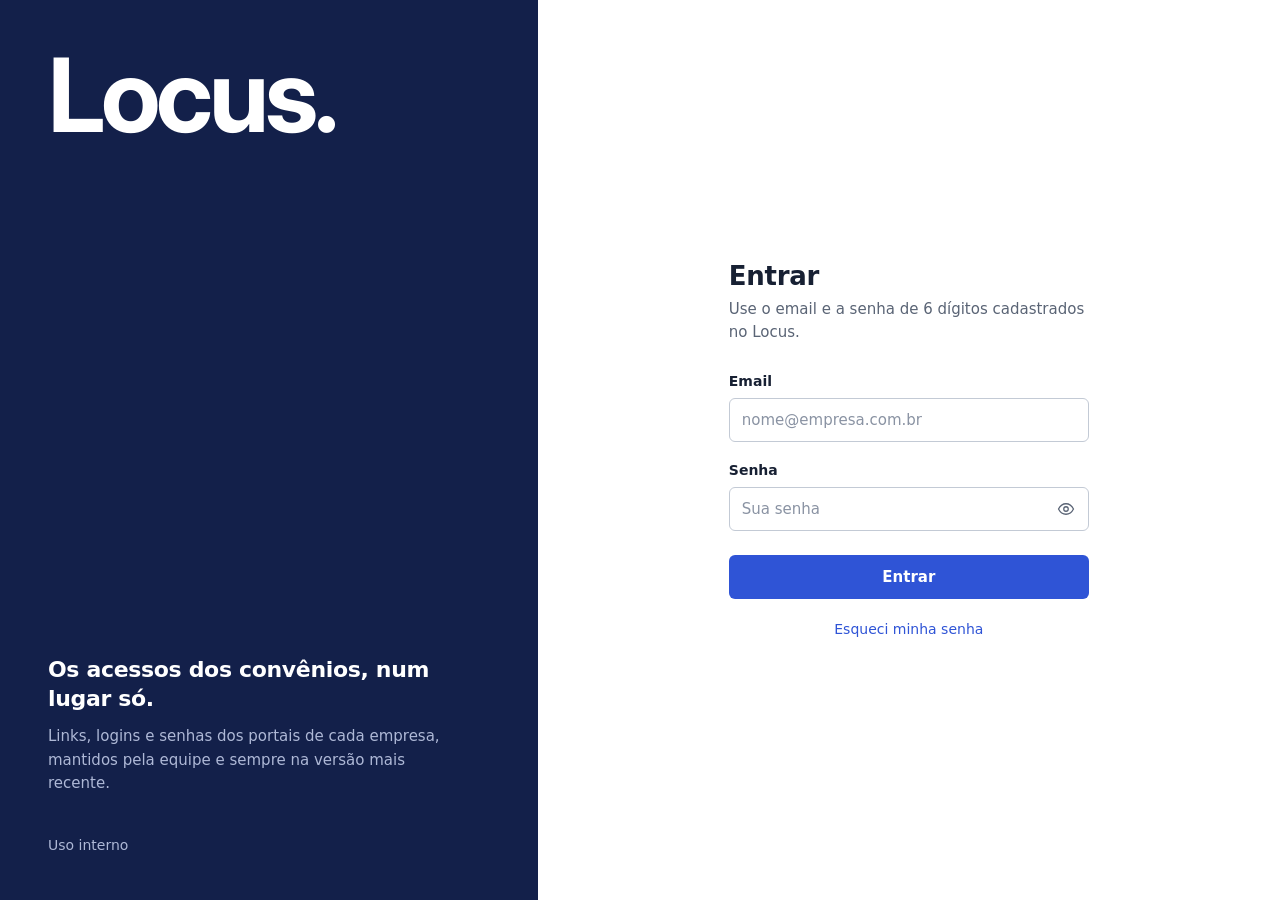
<file: primeiro-acesso.html>
<!DOCTYPE html>
<html lang="pt-br">
<head>
  <meta charset="UTF-8" />
  <meta name="viewport" content="width=device-width, initial-scale=1" />
  <title>Primeiro acesso - Locus</title>
  <link rel="preconnect" href="https://fonts.googleapis.com">
  <link rel="preconnect" href="https://fonts.gstatic.com" crossorigin>
  <link href="https://fonts.googleapis.com/css2?family=Inter:wght@400;500;600;700&family=IBM+Plex+Mono:wght@400;500&display=swap" rel="stylesheet">
  <link rel="stylesheet" href="style.css" />
</head>

<body class="login-page">
  <aside class="auth-marca">
    <span class="logo">Locus<span class="logo-ponto">.</span></span>
    <div class="auth-marca-texto">
      <p class="auth-titulo">Os acessos dos convênios, num lugar só.</p>
      <p>Links, logins e senhas dos portais de cada empresa, mantidos pela equipe e sempre na versão mais recente.</p>
    </div>
    <p class="auth-rodape">Uso interno</p>
  </aside>

  <main class="auth-form">
    <div class="login-card">
      <h1>Crie sua senha</h1>
      <p class="instrucao">É seu primeiro acesso. Escolha uma senha de 6 números para usar daqui em diante.</p>

      <label class="campo-pin-label" for="pin1">Nova senha</label>
      <input type="password" id="pin1" class="campo-pin" placeholder="••••••"
             inputmode="numeric" maxlength="6" autocomplete="new-password" />

      <label class="campo-pin-label" for="pin2">Confirme a senha</label>
      <input type="password" id="pin2" class="campo-pin" placeholder="••••••"
             inputmode="numeric" maxlength="6" autocomplete="new-password" />

      <button id="btnDefinir" type="button" class="btn-primario">Definir senha</button>
      <p id="msg" class="msg-feedback" role="status" aria-live="polite"></p>

      <!-- Botão (e não link) porque precisa encerrar a sessão temporária
           antes de sair; o visual é o mesmo do link-secundario. -->
      <button id="btnVoltarLogin" type="button" class="link-secundario">Voltar para o login</button>
    </div>
  </main>

  <script src="js/lib/supabase-2.116.0.js"></script>
  <script src="js/supabase.js"></script>
  <script src="js/primeiro-acesso.js"></script>
</body>
</html>
</file>
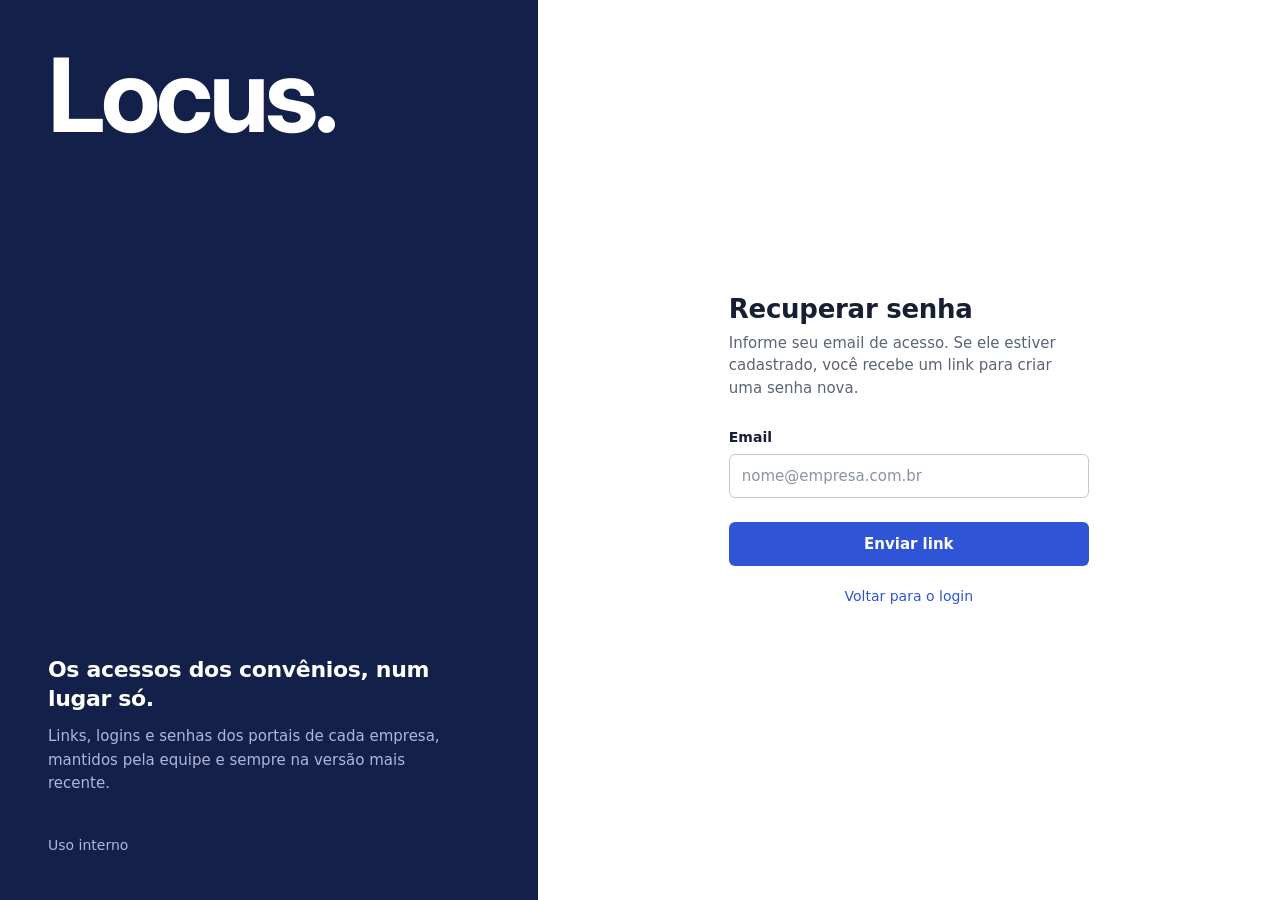
<file: recuperar-senha.html>
<!DOCTYPE html>
<html lang="pt-br">
<head>
  <meta charset="UTF-8" />
  <meta name="viewport" content="width=device-width, initial-scale=1" />
  <title>Recuperar senha - Locus</title>
  <link rel="preconnect" href="https://fonts.googleapis.com">
  <link rel="preconnect" href="https://fonts.gstatic.com" crossorigin>
  <link href="https://fonts.googleapis.com/css2?family=Inter:wght@400;500;600;700&family=IBM+Plex+Mono:wght@400;500&display=swap" rel="stylesheet">
  <link rel="stylesheet" href="style.css" />
</head>

<body class="login-page">
  <aside class="auth-marca">
    <span class="logo">Locus<span class="logo-ponto">.</span></span>
    <div class="auth-marca-texto">
      <p class="auth-titulo">Os acessos dos convênios, num lugar só.</p>
      <p>Links, logins e senhas dos portais de cada empresa, mantidos pela equipe e sempre na versão mais recente.</p>
    </div>
    <p class="auth-rodape">Uso interno</p>
  </aside>

  <main class="auth-form">
    <div class="login-card">
      <h1>Recuperar senha</h1>
      <p class="instrucao">Informe seu email de acesso. Se ele estiver cadastrado, você recebe um link para criar uma senha nova.</p>

      <label for="email">Email</label>
      <input type="email" id="email" placeholder="nome@empresa.com.br" autocomplete="username" />

      <button id="btnEnviar" type="button" class="btn-primario">Enviar link</button>
      <p id="msg" class="msg-feedback" role="status" aria-live="polite"></p>

      <a href="index.html" class="link-secundario">Voltar para o login</a>
    </div>
  </main>

  <script src="js/lib/supabase-2.116.0.js"></script>
  <script src="js/supabase.js"></script>
  <script src="js/recuperar-senha.js"></script>
</body>
</html>
</file>
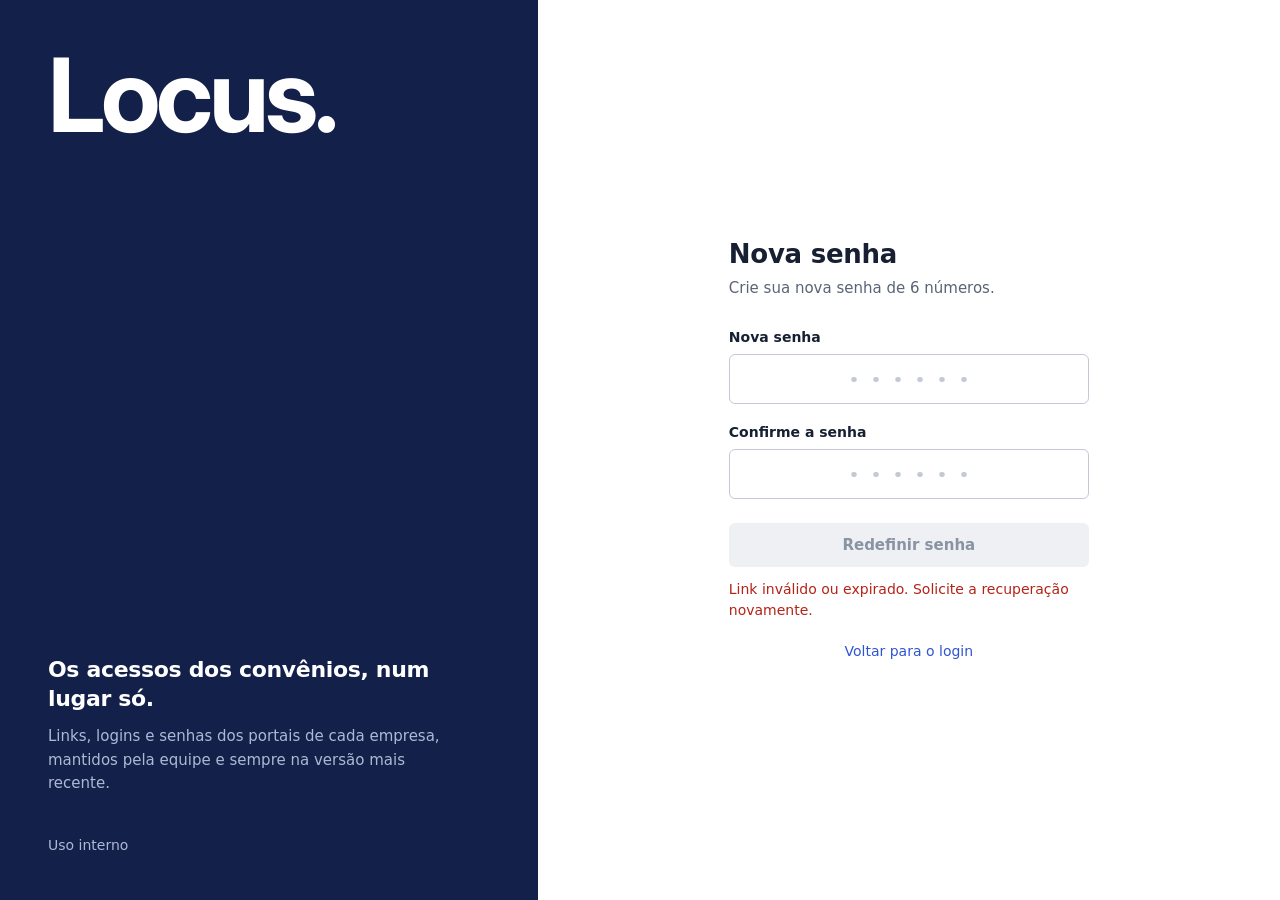
<file: redefinir-senha.html>
<!DOCTYPE html>
<html lang="pt-br">
<head>
  <meta charset="UTF-8" />
  <meta name="viewport" content="width=device-width, initial-scale=1" />
  <title>Redefinir senha - Locus</title>
  <link rel="preconnect" href="https://fonts.googleapis.com">
  <link rel="preconnect" href="https://fonts.gstatic.com" crossorigin>
  <link href="https://fonts.googleapis.com/css2?family=Inter:wght@400;500;600;700&family=IBM+Plex+Mono:wght@400;500&display=swap" rel="stylesheet">
  <link rel="stylesheet" href="style.css" />
</head>

<body class="login-page">
  <aside class="auth-marca">
    <span class="logo">Locus<span class="logo-ponto">.</span></span>
    <div class="auth-marca-texto">
      <p class="auth-titulo">Os acessos dos convênios, num lugar só.</p>
      <p>Links, logins e senhas dos portais de cada empresa, mantidos pela equipe e sempre na versão mais recente.</p>
    </div>
    <p class="auth-rodape">Uso interno</p>
  </aside>

  <main class="auth-form">
    <div class="login-card">
      <h1>Nova senha</h1>
      <p class="instrucao">Crie sua nova senha de 6 números.</p>

      <label class="campo-pin-label" for="pin1">Nova senha</label>
      <input type="password" id="pin1" class="campo-pin" placeholder="••••••"
             inputmode="numeric" maxlength="6" autocomplete="new-password" />

      <label class="campo-pin-label" for="pin2">Confirme a senha</label>
      <input type="password" id="pin2" class="campo-pin" placeholder="••••••"
             inputmode="numeric" maxlength="6" autocomplete="new-password" />

      <button id="btnRedefinir" type="button" class="btn-primario">Redefinir senha</button>
      <p id="msg" class="msg-feedback" role="status" aria-live="polite"></p>

      <!-- Botão (e não link) porque precisa encerrar a sessão temporária
           antes de sair; o visual é o mesmo do link-secundario. -->
      <button id="btnVoltarLogin" type="button" class="link-secundario">Voltar para o login</button>
    </div>
  </main>

  <script src="js/lib/supabase-2.116.0.js"></script>
  <script src="js/supabase.js"></script>
  <script src="js/redefinir-senha.js"></script>
</body>
</html>
</file>
<file: style.css>
/* =================================================================
   LOCUS — ESTILOS
   Um único sistema de cores, tipos e medidas para todas as telas.
   Os nomes de classe que o dashboard.js cria ou usa (btn-verde,
   chamado-item, status-badge, acesso-extra-card etc.) foram mantidos;
   só a aparência mudou.
================================================================= */

:root {
  /* Superfícies */
  --tinta:        #13204A;   /* sidebar e painel da marca */
  --tinta-2:      #1D2D63;   /* hover na sidebar */
  --tinta-texto:  #AEB8D6;   /* texto secundário sobre a tinta */
  --fundo:        #F4F6F9;   /* área de trabalho */
  --superficie:   #FFFFFF;
  --superficie-2: #F8F9FB;   /* faixas e cabeçalhos dentro de cartões */

  /* Linhas */
  --borda:        #DCE1E8;
  --borda-forte:  #C3CAD5;

  /* Texto */
  --texto:        #172033;
  --texto-2:      #5A6475;
  --texto-3:      #8A93A3;

  /* Marca e ação principal */
  --azul:         #2F54D6;
  --azul-escuro:  #2443B3;
  --azul-claro:   #EEF2FD;
  --azul-sobre-tinta: #fff;

  /* Status (só para significado, nunca decoração) */
  --verde:        #177245;  --verde-fundo:    #E7F5EC;
  --ambar:        #975A00;  --ambar-fundo:    #FDF3DC;  --ambar-borda: #E9A23B;
  --vermelho:     #B42318;  --vermelho-fundo: #FDECEA;
  --cinza:        #555E6E;  --cinza-fundo:    #EEF0F3;

  /* Tipo */
  /* Calibri vem com o Windows/Office. Onde ela não existe (Mac, celular,
     Linux), entra a Carlito: mesmas medidas, então o layout não muda.
     Ela só tem dois pesos (normal e negrito), por isso o sistema usa
     apenas 400 e 700: negrito fica para títulos, botões e rótulos. */
  --fonte:  Calibri, "Carlito", "Segoe UI", system-ui, sans-serif;
  --fonte-logo: "Inter", "Segoe UI", system-ui, sans-serif;
  --mono:   "IBM Plex Mono", ui-monospace, "SF Mono", Menlo, Consolas, monospace;

  /* Raios: hierarquia, não um valor só para tudo */
  --raio-p: 6px;    /* campos e botões */
  --raio-m: 10px;   /* cartões */
  --raio-g: 14px;   /* modais */

  --foco: 0 0 0 3px rgba(47, 84, 214, 0.28);
}

*, *::before, *::after { box-sizing: border-box; }

html { -webkit-text-size-adjust: 100%; }

body {
  margin: 0;
  font-family: var(--fonte);
  font-size: 15px;
  line-height: 1.5;
  color: var(--texto);
  background: var(--fundo);
  -webkit-font-smoothing: antialiased;
}

h1, h2, h3 { margin: 0; font-weight: 700; letter-spacing: -0.01em; line-height: 1.25; }

a { color: var(--azul); }

[hidden] { display: none !important; }

:focus-visible { outline: none; box-shadow: var(--foco); }

.visualmente-oculto {
  position: absolute; width: 1px; height: 1px; overflow: hidden;
  clip: rect(0 0 0 0); white-space: nowrap;
}

/* =================================================================
   LOGO
================================================================= */
.logo {
  font-family: var(--fonte-logo);
  font-weight: 700;
  letter-spacing: -0.04em;
  line-height: 1;
  color: #fff;
  text-decoration: none;
}
.logo-ponto { color: var(--azul-sobre-tinta); }

/* =================================================================
   CAMPOS DE FORMULÁRIO (todas as telas)
================================================================= */
input[type="text"],
input[type="email"],
input[type="password"],
input[type="search"],
select,
textarea {
  width: 100%;
  min-height: 40px;
  padding: 9px 12px;
  font: inherit;
  font-size: 15px;
  color: var(--texto);
  background-color: var(--superficie);
  border: 1px solid var(--borda-forte);
  border-radius: var(--raio-p);
  transition: border-color .15s ease, box-shadow .15s ease;
}
textarea { resize: vertical; line-height: 1.45; }
input[type="search"] { -webkit-appearance: none; appearance: none; }
input[type="search"]::-webkit-search-cancel-button { cursor: pointer; }

input::placeholder, textarea::placeholder { color: var(--texto-3); }

input:hover:not(:disabled),
select:hover:not(:disabled),
textarea:hover:not(:disabled) { border-color: var(--texto-3); }

input:focus, select:focus, textarea:focus {
  outline: none;
  border-color: var(--azul);
  box-shadow: var(--foco);
}

input:disabled, select:disabled, textarea:disabled {
  background-color: var(--superficie-2);
  color: var(--texto-3);
  cursor: not-allowed;
}

select {
  cursor: pointer;
  -webkit-appearance: none;
  appearance: none;
  padding-right: 36px;
  background-image: url("data:image/svg+xml;utf8,<svg xmlns='http://www.w3.org/2000/svg' width='12' height='8' viewBox='0 0 12 8'><path d='M1 1.5l5 5 5-5' stroke='%235A6475' stroke-width='1.6' fill='none' stroke-linecap='round' stroke-linejoin='round'/></svg>");
  background-repeat: no-repeat;
  background-position: right 12px center;
}

input[type="checkbox"] {
  width: 16px; height: 16px; margin: 0;
  accent-color: var(--azul);
  cursor: pointer;
}

label { font-size: 14px; font-weight: 700; color: var(--texto); }

/* =================================================================
   BOTÕES
   Os nomes antigos continuam (o JS cria botões com eles):
   .btn-verde    → ação principal (agora azul da marca)
   .btn-cinza    → ação neutra (branco com borda)
   .btn-vermelho → ação destrutiva (contorno vermelho)
================================================================= */
.btn-verde,
.btn-cinza,
.btn-vermelho,
.btn-primario {
  display: inline-flex;
  align-items: center;
  justify-content: center;
  gap: 6px;
  min-height: 40px;
  padding: 0 16px;
  font: inherit;
  font-size: 15px;
  font-weight: 700;
  border-radius: var(--raio-p);
  border: 1px solid transparent;
  cursor: pointer;
  white-space: nowrap;
  transition: background-color .15s ease, border-color .15s ease, color .15s ease;
}

.btn-verde,
.btn-primario {
  background-color: var(--azul);
  color: #fff;
}
.btn-verde:hover:not(:disabled),
.btn-primario:hover:not(:disabled) { background-color: var(--azul-escuro); }

.btn-cinza {
  background-color: var(--superficie);
  color: var(--texto);
  border-color: var(--borda-forte);
}
.btn-cinza:hover:not(:disabled) { background-color: var(--superficie-2); border-color: var(--texto-3); }

.btn-vermelho {
  background-color: var(--superficie);
  color: var(--vermelho);
  border-color: #EBB6B0;
}
.btn-vermelho:hover:not(:disabled) { background-color: var(--vermelho-fundo); border-color: var(--vermelho); }

.btn-verde:disabled,
.btn-primario:disabled,
.btn-cinza:disabled,
.btn-vermelho:disabled {
  background-color: var(--cinza-fundo);
  color: var(--texto-3);
  border-color: transparent;
  cursor: not-allowed;
}

.btn-small { min-height: 32px; padding: 0 12px; font-size: 14px; }

/* Onde o JS cria vários .btn-verde juntos, só o primeiro fica como ação
   principal; os demais viram secundários para não competir entre si. */
.chamado-acoes .btn-verde ~ .btn-verde,
.subsecao-header .btn-verde,
.btn-solicitar-extra.btn-verde {
  background-color: var(--superficie);
  color: var(--texto);
  border-color: var(--borda-forte);
}
.chamado-acoes .btn-verde ~ .btn-verde:hover:not(:disabled),
.subsecao-header .btn-verde:hover:not(:disabled),
.btn-solicitar-extra.btn-verde:hover:not(:disabled) {
  background-color: var(--superficie-2);
  border-color: var(--texto-3);
}

/* Botão só com ícone, para copiar */
.btn-copy {
  display: inline-flex;
  align-items: center;
  justify-content: center;
  position: relative;
  width: 32px;
  height: 32px;
  padding: 0;
  color: var(--texto-2);
  background: transparent;
  border: 1px solid transparent;
  border-radius: var(--raio-p);
  cursor: pointer;
  transition: background-color .15s ease, color .15s ease;
}
.btn-copy:hover:not(:disabled) { background: var(--cinza-fundo); color: var(--texto); }
.btn-copy:disabled { opacity: .4; cursor: not-allowed; }
.btn-copy .icon-copy { width: 17px; height: 17px; }

/* Confirmação de cópia (classe posta pelo layout.js) */
.btn-copy.copiado { color: var(--verde); background: var(--verde-fundo); }
.btn-copy.copiado::after {
  content: "Copiado";
  position: absolute;
  bottom: calc(100% + 6px);
  right: 0;
  padding: 3px 8px;
  font-size: 13px;
  font-weight: 400;
  color: #fff;
  background: var(--tinta);
  border-radius: 4px;
  white-space: nowrap;
  pointer-events: none;
}

/* Link com cara de botão de texto (voltar, cancelar revisão) */
.link-secundario,
.link-cancelar {
  display: inline;
  padding: 0;
  font: inherit;
  font-size: 14px;
  font-weight: 400;
  color: var(--azul);
  background: none;
  border: none;
  text-decoration: none;
  cursor: pointer;
}
.link-secundario:hover,
.link-cancelar:hover { text-decoration: underline; }
.link-cancelar { margin-left: 6px; }

/* =================================================================
   MENSAGENS
================================================================= */
.painel-aviso { color: var(--texto-2); font-size: 14px; margin: 0; }

.msg-feedback {
  margin: 12px 0 0;
  font-size: 14px;
  font-weight: 400;
  color: var(--verde);
  min-height: 18px;
}
.msg-feedback.erro { color: var(--vermelho); }
.msg-feedback:empty { min-height: 0; margin: 0; }

.obrigatorio { color: var(--vermelho); }

/* =================================================================
   LOGIN E TELAS DE SENHA — layout dividido
================================================================= */
.login-page {
  min-height: 100vh;
  min-height: 100dvh;
  display: grid;
  grid-template-columns: minmax(340px, 42%) 1fr;
  background: var(--superficie);
}

.auth-marca {
  display: flex;
  flex-direction: column;
  gap: 40px;
  padding: 44px 48px;
  background: var(--tinta);
  color: #fff;
}
.auth-marca-texto { max-width: 26rem; margin-top: auto; }
.auth-titulo {
  margin: 0 0 12px;
  font-size: 22px;
  font-weight: 700;
  line-height: 1.3;
  letter-spacing: -0.015em;
}
.auth-marca-texto p:not(.auth-titulo) {
  margin: 0;
  font-size: 15px;
  line-height: 1.55;
  color: var(--tinta-texto);
}
.auth-marca .logo { font-size: clamp(64px, 8vw, 116px); }
.auth-rodape { margin: 0; font-size: 14px; color: var(--tinta-texto); }

.auth-form {
  display: flex;
  align-items: center;
  justify-content: center;
  padding: 48px 24px;
}

.login-card { width: 100%; max-width: 360px; }

.login-card h1 { font-size: 26px; margin-bottom: 6px; }

.login-card .instrucao {
  margin: 0 0 28px;
  font-size: 15px;
  color: var(--texto-2);
}

.login-card label,
.login-card .campo-pin-label {
  display: block;
  margin: 18px 0 6px;
}
.login-card label:first-of-type { margin-top: 0; }

.login-card input { min-height: 44px; }

.login-card .btn-primario {
  width: 100%;
  min-height: 44px;
  margin-top: 24px;
  font-size: 15px;
}

.login-card .link-secundario {
  display: block;
  margin: 20px auto 0;
  text-align: center;
}

/* Campo de senha com botão de mostrar/ocultar */
.senha-wrapper { position: relative; }
.senha-wrapper input { padding-right: 46px; }

.olho {
  position: absolute;
  top: 50%;
  right: 6px;
  transform: translateY(-50%);
  display: inline-flex;
  align-items: center;
  justify-content: center;
  width: 34px;
  height: 34px;
  padding: 0;
  color: var(--texto-2);
  background: none;
  border: none;
  border-radius: var(--raio-p);
  cursor: pointer;
}
.olho:hover { background: var(--cinza-fundo); color: var(--texto); }
.olho svg { width: 18px; height: 18px; }
.olho .icone-fechado { display: none; }
.olho[aria-pressed="true"] .icone-aberto { display: none; }
.olho[aria-pressed="true"] .icone-fechado { display: block; }

/* PIN de 6 dígitos */
.login-card input.campo-pin {
  font-family: var(--mono);
  font-size: 20px;
  font-weight: 500;
  letter-spacing: 10px;
  text-indent: 10px;
  text-align: center;
}
.login-card input.campo-pin::placeholder { letter-spacing: 10px; color: var(--borda-forte); }

@media (max-width: 820px) {
  .login-page { grid-template-columns: 1fr; grid-template-rows: auto 1fr; }
  .auth-marca { padding: 22px 24px; flex-direction: row; align-items: center; }
  .auth-marca .logo { font-size: 34px; }
  .auth-marca-texto { display: none; }
  .auth-form { align-items: flex-start; padding: 36px 20px 48px; }
}

/* =================================================================
   DASHBOARD — estrutura
================================================================= */
.dashboard-page {
  display: grid;
  grid-template-columns: 236px minmax(0, 1fr);
  min-height: 100vh;
  min-height: 100dvh;
}

/* ---------- Sidebar ---------- */
.sidebar {
  position: sticky;
  top: 0;
  height: 100vh;
  height: 100dvh;
  display: flex;
  flex-direction: column;
  padding: 22px 14px 16px;
  background: var(--tinta);
  color: #fff;
}
.sidebar .logo { font-size: 30px; padding: 0 10px; margin-bottom: 32px; display: inline-block; }

.sidebar-nav { display: flex; flex-direction: column; gap: 2px; }

.nav-item {
  display: flex;
  align-items: center;
  gap: 10px;
  padding: 9px 10px;
  font-size: 15px;
  font-weight: 400;
  color: var(--tinta-texto);
  text-decoration: none;
  border-radius: var(--raio-p);
  transition: background-color .15s ease, color .15s ease;
}
.nav-item svg { width: 18px; height: 18px; flex: none; }
.nav-item:hover { background: var(--tinta-2); color: #fff; }
.nav-item.ativo { background: rgba(255, 255, 255, 0.1); color: #fff; font-weight: 700; }

.nav-badge {
  margin-left: auto;
  min-width: 20px;
  padding: 1px 7px;
  font-size: 13px;
  font-weight: 700;
  text-align: center;
  color: #fff;
  background: var(--azul);
  border-radius: 999px;
}

.sidebar-usuario {
  margin-top: auto;
  display: flex;
  align-items: center;
  gap: 10px;
  padding: 14px 6px 0;
  border-top: 1px solid rgba(255, 255, 255, 0.1);
}
.avatar {
  display: inline-flex;
  align-items: center;
  justify-content: center;
  flex: none;
  width: 32px;
  height: 32px;
  font-size: 14px;
  font-weight: 700;
  color: var(--tinta);
  background: #C9D4F5;
  border-radius: 50%;
}
.avatar:empty { visibility: hidden; }
.sidebar-usuario-texto { min-width: 0; display: flex; flex-direction: column; }
.usuario-logado {
  font-size: 14px;
  font-weight: 700;
  color: #fff;
  overflow: hidden;
  text-overflow: ellipsis;
  white-space: nowrap;
}
.usuario-papel { font-size: 13px; color: var(--tinta-texto); }

.btn-sair {
  margin-left: auto;
  flex: none;
  padding: 6px 10px;
  font: inherit;
  font-size: 14px;
  font-weight: 400;
  color: var(--tinta-texto);
  background: none;
  border: 1px solid rgba(255, 255, 255, 0.16);
  border-radius: var(--raio-p);
  cursor: pointer;
}
.btn-sair:hover { color: #fff; border-color: rgba(255, 255, 255, 0.4); }

/* ---------- Área principal ---------- */
.dashboard-container {
  width: 100%;
  max-width: 980px;
  padding: 40px 48px 80px;
}

.secao { scroll-margin-top: 24px; }

.secao-cabecalho {
  display: flex;
  align-items: flex-end;
  justify-content: space-between;
  gap: 16px;
  flex-wrap: wrap;
  margin-bottom: 24px;
}
.secao-titulo { font-size: 24px; }
.secao-cabecalho .painel-aviso { margin-top: 4px; max-width: 34rem; }

/* O botão de criar/solicitar cadastro fica no cabeçalho */
.caixa-cadastro-usuario { display: flex; }
.caixa-cadastro-usuario .btn-verde { min-height: 38px; }

/* =================================================================
   CONSULTA DE CONVÊNIOS
================================================================= */
.filtros-linha {
  display: grid;
  grid-template-columns: 1fr 1fr;
  gap: 16px;
  margin-bottom: 20px;
}
.filtro label { display: block; margin-bottom: 6px; }

/* A ficha do convênio: o único cartão da seção */
.dados-convenio {
  background: var(--superficie);
  border: 1px solid var(--borda);
  border-radius: var(--raio-m);
}

.convenio-cabecalho {
  display: flex;
  align-items: flex-start;
  justify-content: space-between;
  gap: 16px;
  padding: 22px 24px 18px;
}
.convenio-empresa {
  margin: 0 0 4px;
  font-size: 14px;
  font-weight: 400;
  color: var(--texto-2);
}
.convenio-nome { font-size: 22px; word-break: break-word; }

/* Estado vazio: antes de escolher o convênio */
.vazio-msg {
  display: none;
  padding: 48px 24px;
  text-align: center;
  color: var(--texto-2);
}
.vazio-msg svg { width: 28px; height: 28px; color: var(--texto-3); margin-bottom: 10px; }
.vazio-msg p { margin: 0 auto; max-width: 22rem; }
.dados-convenio.sem-selecao .vazio-msg { display: block; }
.dados-convenio.sem-selecao .convenio-cabecalho,
.dados-convenio.sem-selecao .acesso-principal { display: none; }

/* ---------- Linhas de credencial (card principal e acessos extras) ---------- */
.acesso-extra-card {
  background: var(--superficie);
  border: 1px solid var(--borda);
  border-radius: var(--raio-m);
  overflow: hidden;
}
.acesso-principal {
  border: 0;
  border-top: 1px solid var(--borda);
  border-radius: 0 0 var(--raio-m) var(--raio-m);
}

.acesso-extra-card > p:not(.acesso-extra-titulo) {
  display: grid;
  grid-template-columns: 7.5rem minmax(0, 1fr) 32px;
  align-items: center;
  gap: 12px;
  min-height: 52px;
  margin: 0;
  padding: 8px 16px 8px 24px;
  border-top: 1px solid var(--borda);
}
.acesso-extra-card > p:not(.acesso-extra-titulo):first-child,
.acesso-extra-titulo[hidden] + p { border-top: 0 !important; }

.acesso-extra-card > p > strong {
  font-size: 14px;
  font-weight: 400;
  color: var(--texto-2);
}

/* Login e senha em fonte monoespaçada: evita confundir l/1/I e O/0 */
.acesso-extra-card > p > span {
  font-family: var(--mono);
  font-size: 15px;
  color: var(--texto);
  word-break: break-all;
}
#outObservacao {
  font-family: var(--fonte);
  font-size: 15px;
  word-break: normal;
  white-space: pre-wrap; /* mantém as quebras de linha digitadas com Enter */
  color: var(--texto-2);
}

.acesso-extra-card > p > a,
#outLink {
  overflow: hidden;
  text-overflow: ellipsis;
  white-space: nowrap;
  font-weight: 400;
  color: var(--azul);
  text-decoration: none;
}
.acesso-extra-card > p > a:hover { text-decoration: underline; }

#outLink.link-desabilitado,
#outLink[aria-disabled="true"] {
  color: var(--texto-3);
  pointer-events: none;
  cursor: default;
}

.acesso-extra-titulo {
  margin: 0;
  padding: 12px 24px;
  font-size: 14px;
  font-weight: 700;
  color: var(--texto);
  background: var(--superficie-2);
}

.btn-solicitar-extra { margin: 4px 24px 16px; }

/* ---------- Outros acessos ---------- */
.outros-acessos { margin-top: 28px; }
.outros-titulo { font-size: 15px; margin-bottom: 12px; }
#listaOutrosAcessos { display: flex; flex-direction: column; gap: 12px; }

/* =================================================================
   PAINÉIS RECOLHÍVEIS (Chamados / Usuários)
================================================================= */
/* Cada item da sidebar mostra uma seção; as outras ficam ocultas.
   (Classe própria, porque o atributo hidden é do dashboard.js.) */
.secao-inativa { display: none !important; }

/* Chamados e Usuários continuam sendo <details> no HTML (o JS usa os
   IDs de dentro do summary), mas agora ficam sempre abertos e o
   summary é só o título da tela. */
details.painel-admin > summary {
  list-style: none;
  cursor: default;
  display: flex;
  align-items: center;
  margin-bottom: 8px;
}
details.painel-admin > summary::-webkit-details-marker { display: none; }
details.painel-admin > summary h2 {
  display: inline-flex;
  align-items: center;
  gap: 10px;
  font-size: 24px;
}

.painel-corpo { padding-top: 8px; }
.painel-corpo > .painel-aviso { margin-bottom: 16px; }

.badge {
  min-width: 22px;
  padding: 2px 8px;
  font-size: 13px;
  font-weight: 700;
  text-align: center;
  color: #fff;
  background: var(--azul);
  border-radius: 999px;
}

@keyframes badge-pulso {
  0%   { box-shadow: 0 0 0 0 rgba(47, 84, 214, 0.5); }
  100% { box-shadow: 0 0 0 9px rgba(47, 84, 214, 0); }
}
.badge-novo { animation: badge-pulso 0.9s ease-out 2; }

/* ---------- Filtros de status ---------- */
.filtros-chamados {
  display: inline-flex;
  flex-wrap: wrap;
  gap: 2px;
  padding: 3px;
  margin-bottom: 16px;
  background: var(--cinza-fundo);
  border-radius: 8px;
}
.filtro-chamado {
  display: inline-flex;
  align-items: center;
  gap: 8px;
  padding: 6px 12px;
  font: inherit;
  font-size: 14px;
  font-weight: 400;
  color: var(--texto-2);
  background: transparent;
  border: 0;
  border-radius: var(--raio-p);
  cursor: pointer;
}
.filtro-chamado:hover { color: var(--texto); }
.filtro-chamado.ativo {
  color: var(--texto);
  background: var(--superficie);
  box-shadow: 0 1px 2px rgba(19, 32, 74, 0.12);
}
.filtro-contador {
  min-width: 18px;
  padding: 0 6px;
  font-size: 13px;
  font-variant-numeric: tabular-nums;
  text-align: center;
  color: var(--texto-2);
  background: rgba(19, 32, 74, 0.07);
  border-radius: 999px;
}
.filtro-chamado.ativo .filtro-contador { background: var(--azul-claro); color: var(--azul); }

/* ---------- Listas (chamados e usuários) ---------- */
.lista-chamados,
.lista-usuarios {
  background: var(--superficie);
  border: 1px solid var(--borda);
  border-radius: var(--raio-m);
  overflow: hidden;
}
.lista-chamados > .painel-aviso,
.lista-usuarios > .painel-aviso,
.lista-chamados > .msg-feedback,
.lista-usuarios > .msg-feedback { padding: 20px 24px; margin: 0; }

.chamado-item {
  display: flex;
  align-items: flex-start;
  justify-content: space-between;
  gap: 20px;
  flex-wrap: wrap;
  padding: 16px 20px 16px 24px;
}
.chamado-item + .chamado-item { border-top: 1px solid var(--borda); }
.lista-usuarios .chamado-item { align-items: center; padding-top: 12px; padding-bottom: 12px; }
.usuarios-busca { display: flex; align-items: center; gap: 12px; flex-wrap: wrap; margin-bottom: 12px; }
.usuarios-busca-qtd { font-size: 14px; color: var(--texto-2); }
.lista-usuarios .chamado-item[hidden] { display: none; }
.lista-usuarios .chamado-item.primeiro-visivel { border-top: 0; }
@media (max-width: 900px) { .usuarios-busca .eq-busca, .usuarios-busca .eq-busca input { width: 100%; } }
.usuario-equipe { display: inline-flex; align-items: center; gap: 8px; margin: 0; font-size: 14px; font-weight: 400; white-space: nowrap; cursor: pointer; }
.usuario-equipe input { width: 16px; height: 16px; margin: 0; accent-color: var(--azul); }
.usuario-equipe:has(input:disabled) { opacity: .6; cursor: progress; }

.chamado-info { min-width: 0; flex: 1 1 320px; }
.chamado-info p { margin: 0 0 4px; font-size: 15px; }
.chamado-info p:last-child { margin-bottom: 0; }

.chamado-diff { color: var(--texto); font-size: 14px !important; }
.chamado-data { color: var(--texto-3); font-size: 13px !important; margin-top: 8px !important; }

.chamado-acoes {
  display: flex;
  align-items: center;
  gap: 8px;
  flex-wrap: wrap;
}

.chamado-tipo-selo,
.chamado-acesso-titulo {
  display: inline-block;
  margin: 4px 6px 6px 0 !important;
  padding: 1px 8px;
  font-size: 13px !important;
  font-weight: 400;
  border-radius: 4px;
}
.chamado-tipo-selo.tipo-edicao        { background: var(--cinza-fundo); color: var(--cinza); }
.chamado-tipo-selo.tipo-novo_convenio { background: var(--verde-fundo); color: var(--verde); }
.chamado-tipo-selo.tipo-novo_acesso   { background: var(--azul-claro);  color: var(--azul); }
.chamado-acesso-titulo { background: transparent; color: var(--texto-2); border: 1px solid var(--borda); }

.chamado-justificativa { color: var(--texto-2) !important; font-size: 14px !important; }
.chamado-recusa        { color: var(--vermelho) !important; font-size: 14px !important; }

.status-badge {
  display: inline-flex;
  align-items: center;
  gap: 6px;
  padding: 3px 10px 3px 8px;
  font-size: 13px;
  font-weight: 700;
  border-radius: 999px;
  white-space: nowrap;
}
.status-badge::before {
  content: "";
  width: 6px;
  height: 6px;
  border-radius: 50%;
  background: currentColor;
}
.status-badge.status-aberto    { background: var(--ambar-fundo); color: var(--ambar); }
.status-badge.status-concluido { background: var(--verde-fundo); color: var(--verde); }
.status-badge.status-recusado  { background: var(--cinza-fundo); color: var(--cinza); }

.select-tipo-usuario { width: auto; min-height: 34px; font-size: 14px; }

/* =================================================================
   MODAIS
================================================================= */
.modal-overlay {
  position: fixed;
  inset: 0;
  z-index: 1000;
  display: flex;
  align-items: center;
  justify-content: center;
  padding: 20px;
  background: rgba(19, 32, 74, 0.45);
}

.modal-card {
  width: 420px;
  max-width: 100%;
  max-height: 90vh;
  overflow-y: auto;
  padding: 28px;
  background: var(--superficie);
  border-radius: var(--raio-g);
  box-shadow: 0 24px 60px rgba(19, 32, 74, 0.28);
}
.modal-card-xl { width: 820px; }
.modal-card-largo { width: 520px; }

.modal-card h2 { font-size: 20px; margin-bottom: 8px; }
.modal-card > .painel-aviso { margin-bottom: 16px; line-height: 1.6; }

.modal-header {
  display: flex;
  align-items: flex-start;
  justify-content: space-between;
  gap: 12px;
  margin-bottom: 6px;
}
.modal-header h2 { margin: 0; }

.modal-fechar {
  flex: none;
  width: 32px;
  height: 32px;
  margin: -4px -6px 0 0;
  font-size: 22px;
  line-height: 1;
  color: var(--texto-2);
  background: none;
  border: 0;
  border-radius: var(--raio-p);
  cursor: pointer;
}
.modal-fechar:hover { background: var(--cinza-fundo); color: var(--texto); }

.modal-campo { margin-bottom: 16px; }
.modal-campo > label:not(.checkbox-label) { display: block; margin-bottom: 6px; }

.checkbox-label {
  display: flex;
  align-items: center;
  gap: 8px;
  margin-bottom: 8px;
  cursor: pointer;
}
.valor-atual { font-weight: 400; font-size: 13px; color: var(--texto-3); }

.modal-botoes,
.caixa-botoes-linha {
  display: flex;
  flex-wrap: wrap;
  justify-content: flex-end;
  gap: 10px;
  margin-top: 24px;
  padding-top: 20px;
  border-top: 1px solid var(--borda);
}
/* Excluir fica sozinho à esquerda, longe do Salvar */
.caixa-botoes-linha #btnExcluirConvenio { order: -1; margin-right: auto; }
.caixa-botoes-linha #btnSalvarConvenio,
.caixa-botoes-linha #btnCriarConvenio { order: 2; }

.form-grid,
.modal-form-grid {
  display: grid;
  grid-template-columns: 1fr 1fr;
  gap: 16px 20px;
  margin-top: 8px;
}
.modal-form-grid { gap: 0 20px; }
.campo { display: flex; flex-direction: column; }
.campo label { margin-bottom: 6px; }
.campo-full,
.modal-campo-full,
.modal-form-grid .modal-campo-full { grid-column: 1 / -1; }

.campo-maiusculo { text-transform: uppercase; }

/* Acessos adicionais nos modais */
.subsecao-acessos {
  margin-top: 28px;
  padding-top: 20px;
  border-top: 1px solid var(--borda);
}
.subsecao-header {
  display: flex;
  align-items: center;
  justify-content: space-between;
  gap: 12px;
  margin-bottom: 6px;
}
.subsecao-header h3 { font-size: 15px; }
.subsecao-acessos > .painel-aviso { margin-bottom: 14px; }

.acesso-extra-linha {
  display: grid;
  grid-template-columns: 1.1fr 1.3fr 1fr 1fr auto;
  gap: 8px;
  align-items: center;
  margin-bottom: 8px;
}
.acesso-extra-linha input { min-height: 36px; padding: 7px 10px; font-size: 14px; }

/* Revisão de chamado */
.aviso-revisao {
  margin: 0 0 18px;
  padding: 12px 14px;
  font-size: 14px;
  line-height: 1.55;
  color: var(--texto);
  background: var(--azul-claro);
  border: 1px solid #C9D4F5;
  border-radius: var(--raio-p);
}
.campo-alterando input,
.campo-alterando textarea,
.acesso-extra-linha input.ae-alterando {
  border-color: var(--ambar-borda) !important;
  background: #FFFBF2;
  box-shadow: 0 0 0 3px rgba(233, 162, 59, 0.2);
}
.campo-alterando label::after {
  content: " · pedido no chamado";
  font-weight: 400;
  font-size: 13px;
  color: var(--ambar);
}

/* Detecção no cadastro: convênio novo / acesso adicional / duplicado */
.cad-deteccao {
  margin: -4px 0 16px;
  padding: 10px 12px;
  font-size: 14px;
  border-radius: var(--raio-p);
  border: 1px solid transparent;
}
.cad-deteccao.cad-novo       { background: var(--verde-fundo); color: var(--verde); border-color: #BFE3CC; }
.cad-deteccao.cad-existente  { background: var(--azul-claro);  color: var(--azul);  border-color: #C9D4F5; }
.cad-deteccao.cad-duplicado  { background: var(--ambar-fundo); color: var(--ambar); border-color: #F1CD8C; }

/* =================================================================
   AVISO DE ATUALIZAÇÃO EM TEMPO REAL
================================================================= */
.aviso-atualizacao {
  position: fixed;
  right: 24px;
  bottom: 24px;
  z-index: 60;
  max-width: 340px;
  padding: 12px 16px;
  font-size: 14px;
  line-height: 1.45;
  color: #fff;
  background: var(--tinta);
  border-radius: var(--raio-m);
  box-shadow: 0 12px 32px rgba(19, 32, 74, 0.3);
  animation: aviso-entrada .2s ease-out;
}
@keyframes aviso-entrada {
  from { opacity: 0; transform: translateY(8px); }
  to   { opacity: 1; transform: none; }
}

hr { border: 0; border-top: 1px solid var(--borda); margin: 24px 0; }

/* =================================================================
   RESPONSIVO
================================================================= */
@media (max-width: 900px) {
  .dashboard-page { grid-template-columns: 1fr; }

  /* Sidebar vira barra no topo */
  .sidebar {
    position: sticky;
    z-index: 50;
    height: auto;
    flex-direction: row;
    align-items: center;
    gap: 12px;
    padding: 10px 14px;
  }
  .sidebar .logo { font-size: 24px; margin: 0; padding: 0 4px; }
  .sidebar-nav {
    flex-direction: row;
    flex: 1;
    min-width: 0;
    overflow-x: auto;
    scrollbar-width: none;
  }
  .nav-item { padding: 7px 10px; white-space: nowrap; }
  .nav-item svg { display: none; }
  .sidebar-usuario { margin: 0; padding: 0; border: 0; }
  .sidebar-usuario-texto, .avatar { display: none; }

  .secao { scroll-margin-top: 76px; }
  .dashboard-container { padding: 28px 20px 64px; }
}

@media (max-width: 640px) {
  .filtros-linha,
  .form-grid,
  .modal-form-grid { grid-template-columns: 1fr; }
  .acesso-extra-linha { grid-template-columns: 1fr; padding-bottom: 12px; border-bottom: 1px solid var(--borda); }
  .acesso-extra-card > p:not(.acesso-extra-titulo) {
    grid-template-columns: minmax(0, 1fr) 32px;
    row-gap: 2px;
    padding-left: 16px;
  }
  .acesso-extra-card > p > strong { grid-column: 1 / -1; }
  .convenio-cabecalho { flex-direction: column; padding: 18px 16px; }
  .acesso-extra-titulo { padding: 12px 16px; }
  .btn-solicitar-extra { margin: 4px 16px 16px; }
  .modal-card { padding: 22px 18px; }
  .caixa-botoes-linha #btnExcluirConvenio { margin-right: 0; }
  .aviso-atualizacao { left: 16px; right: 16px; max-width: none; }
}

/* =================================================================
   QUADROS (js/quadro.js): Pré-faturamento e Faturamento
   Quadro de responsáveis por item. Tudo com prefixo eq-; as seções
   usam .quadro-secao e o quadro do gestor .quadro-admin.
================================================================= */

/* O quadro usa a largura toda, sem o limite de 980px das outras seções */
.dashboard-container:has(.quadro-secao:not(.secao-inativa)) { max-width: none; }

.eq-acoes { display: flex; align-items: center; gap: 10px; flex-wrap: wrap; }
.eq-acoes .btn-cinza svg { width: 17px; height: 17px; flex: none; }

.eq-busca { position: relative; display: flex; align-items: center; }
.eq-busca svg { position: absolute; left: 11px; width: 16px; height: 16px; color: var(--texto-2); pointer-events: none; }
.eq-busca input { width: 260px; padding-left: 34px; }

.eq-cadeado .ic-aberto { display: none; }
.eq-cadeado.aberto { background: var(--verde-fundo); color: var(--verde); border-color: #9FD3B4; }
.eq-cadeado.aberto:hover:not(:disabled) { background: #D8EFE0; border-color: var(--verde); }
.eq-cadeado.aberto .ic-aberto { display: block; }
.eq-cadeado.aberto .ic-fechado { display: none; }
.eq-cadeado-resto { font-weight: 400; }

/* Filtros */
.eq-filtros { display: flex; flex-wrap: wrap; gap: 8px; margin: 20px 0 12px; }
.eq-filtro {
  min-height: 32px;
  padding: 0 12px;
  font: inherit;
  font-size: 14px;
  color: var(--texto);
  background: var(--superficie);
  border: 1px solid var(--borda-forte);
  border-radius: 999px;
  cursor: pointer;
}
.eq-filtro:hover { border-color: var(--texto-3); }
.eq-filtro[aria-pressed="true"] { background: var(--tinta); border-color: var(--tinta); color: #fff; font-weight: 700; }

/* Seletor de pessoas visíveis */
.eq-pessoas { position: relative; margin-left: auto; }
.eq-pessoas-botao { display: inline-flex; align-items: center; gap: 6px; list-style: none; user-select: none; }
.eq-pessoas-botao::-webkit-details-marker { display: none; }
.eq-pessoas-botao svg { width: 16px; height: 16px; flex: none; }
.eq-pessoas.eq-pessoas-ativo .eq-pessoas-botao { color: var(--azul); border-color: var(--azul); font-weight: 700; }
.eq-pessoas-menu {
  position: absolute;
  top: calc(100% + 6px);
  right: 0;
  z-index: 30;
  width: 260px;
  max-width: calc(100vw - 32px);
  padding: 8px;
  background: var(--superficie);
  border: 1px solid var(--borda-forte);
  border-radius: var(--raio-m);
  box-shadow: 0 10px 30px rgba(0, 0, 0, 0.12);
}
.eq-pessoas-busca { margin-bottom: 6px; }
.eq-pessoas-busca input { width: 100% !important; min-height: 36px; font-size: 14px; }
.eq-pessoa-item[hidden] { display: none; }
.eq-pessoas-vazio { margin: 0; padding: 10px 6px 4px; font-size: 14px; color: var(--texto-2); }
.eq-pessoas-atalhos { display: flex; justify-content: space-between; padding: 0 2px 6px; border-bottom: 1px solid var(--borda); }
.eq-pessoas-lista { max-height: 320px; overflow-y: auto; padding-top: 4px; }
.eq-pessoa-item {
  display: flex;
  align-items: center;
  gap: 10px;
  padding: 6px 6px;
  font-size: 14px;
  font-weight: 400;
  border-radius: var(--raio-p);
  cursor: pointer;
}
.eq-pessoa-item:hover { background: var(--superficie-2); }
.eq-pessoa-item input { flex: none; width: 16px; height: 16px; margin: 0; accent-color: var(--azul); }
.eq-pessoa-nome { flex: 1; min-width: 0; overflow: hidden; text-overflow: ellipsis; white-space: nowrap; }
.eq-pessoa-qtd { font-size: 13px; font-weight: 700; color: var(--cinza); }

/* Faixa de destinos (recolhível) */
.eq-faixa {
  margin-bottom: 12px;
  padding: 4px 8px;
  background: var(--superficie);
  border: 1px solid var(--borda);
  border-radius: var(--raio-m);
}
.eq-faixa-toggle {
  width: 100%;
  min-height: 36px;
  display: flex;
  align-items: center;
  gap: 8px;
  padding: 0 4px;
  font: inherit;
  font-size: 14px;
  font-weight: 700;
  color: var(--texto);
  text-align: left;
  background: none;
  border: 0;
  border-radius: var(--raio-p);
  cursor: pointer;
}
.eq-faixa-toggle svg { width: 16px; height: 16px; flex: none; transition: transform .15s ease; }
.eq-faixa-toggle[aria-expanded="true"] svg { transform: rotate(180deg); }
.eq-faixa-dica { font-weight: 400; color: var(--texto-2); }
.eq-faixa-destinos { display: flex; flex-wrap: wrap; gap: 6px; padding: 4px 4px 8px; }

.eq-chip {
  min-height: 34px;
  display: inline-flex;
  align-items: center;
  gap: 8px;
  padding: 0 12px;
  font: inherit;
  font-size: 14px;
  color: var(--texto);
  background: var(--superficie-2);
  border: 1px solid var(--borda-forte);
  border-radius: 999px;
  cursor: pointer;
}
.eq-chip:hover { border-color: var(--texto-3); }
.eq-chip-qtd { font-weight: 700; color: var(--cinza); }
.eq-chip.eq-alvo { color: #fff; background: var(--azul); border-color: var(--azul); box-shadow: 0 0 0 4px rgba(47, 84, 214, 0.2); }
.eq-chip.eq-alvo .eq-chip-qtd { color: #fff; }
.eq-chip.eq-chip-oculto { border-style: dashed; color: var(--texto-2); }

/* Quadro: "Sem responsável" fixa à esquerda, pessoas rolam para o lado */
.eq-quadro {
  display: flex;
  gap: 16px;
  height: calc(100vh - 290px);
  height: calc(100dvh - 290px);
  min-height: 420px;
}

/* Quadro do gestor no computador: em vez de adivinhar a altura
   do cabeçalho, a tela vira uma coluna flex da altura da janela e o
   quadro ocupa exatamente o que sobra. Assim a página não ganha barra
   de rolagem vertical; ela só aparece se a janela for baixa demais
   para o quadro mínimo (360px). As colunas continuam rolando por dentro. */
@media (min-width: 901px) {
  .dashboard-container:has(.quadro-secao:not(.secao-inativa):not([hidden]) .quadro-admin:not([hidden])) {
    height: 100vh;
    height: 100dvh;
    display: flex;
    flex-direction: column;
    padding-bottom: 24px;
  }
  .dashboard-container .quadro-secao:not(.secao-inativa):has(.quadro-admin:not([hidden])) {
    flex: 1;
    min-height: 0;
    display: flex;
    flex-direction: column;
  }
  .quadro-admin:not([hidden]) {
    flex: 1;
    min-height: 0;
    display: flex;
    flex-direction: column;
  }
  .quadro-admin .eq-quadro {
    flex: 1;
    height: auto;
    min-height: 360px;
  }
  .quadro-admin .eq-filtros, .quadro-admin .eq-faixa { flex: none; }
}
.eq-colunas {
  flex: 1;
  min-width: 0;
  display: flex;
  gap: 12px;
  overflow-x: auto;
  padding-bottom: 6px;
}

.eq-col {
  flex: none;
  width: 256px;
  min-height: 0;
  display: flex;
  flex-direction: column;
  overflow: hidden;
  background: var(--superficie);
  border: 1px solid var(--borda);
  border-radius: var(--raio-m);
  transition: border-color .12s ease, box-shadow .12s ease;
}
.eq-col-sem { width: 280px; background: var(--superficie-2); border: 1.5px dashed var(--texto-3); transition: width .18s ease, border-color .12s ease, box-shadow .12s ease; }

/* Cabeçalho do "Sem responsável" é um botão que recolhe a coluna para o lado */
.eq-sem-toggle {
  width: 100%;
  display: flex;
  align-items: center;
  gap: 8px;
  padding: 0;
  font: inherit;
  color: inherit;
  text-align: left;
  background: none;
  border: 0;
  border-radius: var(--raio-p);
  cursor: pointer;
}
.eq-sem-toggle .eq-icone svg { width: 16px; height: 16px; transition: transform .15s ease; }
.eq-sem-rotulo { flex: 1; min-width: 0; font-size: 15px; font-weight: 700; white-space: nowrap; overflow: hidden; text-overflow: ellipsis; }
.eq-qtd-achou { color: #fff; background: var(--azul); }

.eq-col-sem-recolhida { width: 52px; }
.eq-col-sem-recolhida .eq-col-cab { flex: 1; padding: 10px 0; border-bottom: 0; }
.eq-col-sem-recolhida .eq-sem-toggle { height: 100%; flex-direction: column; justify-content: flex-start; gap: 12px; }
.eq-col-sem-recolhida .eq-sem-toggle .eq-icone { order: -2; }
.eq-col-sem-recolhida .eq-sem-toggle .eq-icone svg { transform: rotate(180deg); }
.eq-col-sem-recolhida .eq-sem-toggle .eq-qtd { order: -1; }
.eq-col-sem-recolhida .eq-sem-rotulo { flex: none; overflow: visible; writing-mode: vertical-rl; transform: rotate(180deg); }
.eq-col.eq-alvo { border-color: var(--azul); box-shadow: 0 0 0 4px rgba(47, 84, 214, 0.14); }
.eq-col-apagada { opacity: .55; }
.eq-col-fora-equipe { border-style: dashed; }
.eq-selo-fora-equipe {
  align-self: flex-start;
  padding: 1px 10px;
  font-size: 12px;
  font-weight: 700;
  color: var(--texto-2);
  background: var(--superficie-2);
  border: 1px solid var(--borda-forte);
  border-radius: 999px;
}

.eq-col-cab {
  display: flex;
  flex-direction: column;
  gap: 6px;
  padding: 10px 12px;
  border-bottom: 1px solid var(--borda);
}
.eq-col-ausente .eq-col-cab { background: var(--ambar-fundo); }
.eq-col-cab-linha { display: flex; align-items: center; gap: 8px; }
.eq-col-nome {
  flex: 1;
  min-width: 0;
  margin: 0;
  font-size: 15px;
  overflow: hidden;
  text-overflow: ellipsis;
  white-space: nowrap;
}
.eq-avatar { width: 28px; height: 28px; font-size: 13px; }

.eq-qtd {
  padding: 1px 8px;
  font-size: 13px;
  font-weight: 700;
  color: var(--cinza);
  background: var(--cinza-fundo);
  border-radius: 999px;
}
.eq-qtd-cobrindo { color: var(--azul-escuro); background: var(--azul-claro); }
.eq-qtd-alerta { color: var(--ambar); background: var(--ambar-fundo); }

.eq-ausencia { display: flex; flex-wrap: wrap; align-items: center; gap: 6px; }
.eq-selo-ausente {
  padding: 1px 10px;
  font-size: 13px;
  font-weight: 700;
  color: var(--ambar);
  background: #fff;
  border: 1px solid var(--ambar-borda);
  border-radius: 999px;
}
.eq-link {
  padding: 2px 4px;
  font: inherit;
  font-size: 13px;
  color: var(--azul);
  text-decoration: underline;
  background: none;
  border: 0;
  cursor: pointer;
}

/* Cada coluna rola sozinha; o cabeçalho fica parado */
.eq-col-corpo {
  flex: 1;
  min-height: 0;
  overflow-y: auto;
  display: flex;
  flex-direction: column;
  gap: 6px;
  padding: 8px;
}
.eq-subtitulo {
  margin: 6px 2px 0;
  font-size: 12px;
  font-weight: 700;
  letter-spacing: .03em;
  text-transform: uppercase;
  color: var(--texto-2);
}
.eq-subtitulo:first-child { margin-top: 2px; }
.eq-subtitulo-cobrindo { color: var(--azul-escuro); }
.eq-subtitulo-fora { color: var(--ambar); }

.eq-vazio {
  flex: 1;
  min-height: 100px;
  margin: 0;
  display: flex;
  align-items: center;
  justify-content: center;
  padding: 12px;
  font-size: 13px;
  text-align: center;
  color: var(--texto-2);
  border: 1.5px dashed var(--borda-forte);
  border-radius: 8px;
}
.eq-vazio-grande { min-height: 160px; font-size: 15px; background: var(--superficie); }
.eq-vazio-colunas { flex: 1; min-height: 160px; font-size: 15px; }

/* Cards de hospital */
.eq-card {
  flex: none;
  display: flex;
  align-items: flex-start;
  gap: 8px;
  padding: 8px 10px;
  font-size: 13px;
  line-height: 1.3;
  background: var(--superficie);
  border: 1px solid var(--borda);
  border-radius: 8px;
}
.eq-card[draggable="true"] { cursor: grab; }
.eq-card[draggable="true"]:hover { border-color: var(--borda-forte); }
.eq-card-cobrindo { background: var(--azul-claro); border-color: #9FB2EE; }
.eq-card-fora { color: var(--texto-2); background: var(--superficie-2); }
.eq-card.eq-selecionado { border-color: var(--azul); box-shadow: inset 0 0 0 1px var(--azul); }
.eq-card.eq-sendo-arrastado { opacity: .45; }
.eq-arrastando .eq-card[draggable="true"] { cursor: grabbing; }

.eq-check { flex: none; width: 16px; height: 16px; margin: 1px 0 0; accent-color: var(--azul); }
.eq-card-texto { min-width: 0; display: flex; flex-direction: column; gap: 3px; }
.eq-card-nome { overflow-wrap: anywhere; }
.eq-card-info { display: flex; align-items: center; gap: 4px; font-size: 12px; }
.eq-info-cobertura { color: var(--azul-escuro); }
.eq-info-fora { color: var(--ambar); font-weight: 700; }
.eq-info-agendado { color: var(--texto-2); }
.eq-icone { display: inline-flex; flex: none; }

/* Lápis do card (renomear / excluir): só com a edição destravada */
.eq-card-editar {
  flex: none;
  margin: -3px -5px -3px auto;
  width: 26px;
  height: 26px;
  display: inline-flex;
  align-items: center;
  justify-content: center;
  padding: 0;
  color: var(--texto-3);
  background: none;
  border: 0;
  border-radius: var(--raio-p);
  cursor: pointer;
}
.eq-card-editar:hover { color: var(--azul-escuro); background: var(--superficie-2); }
.eq-card-editar:focus-visible { outline: none; box-shadow: var(--foco); }
.eq-card-editar .eq-icone svg { width: 15px; height: 15px; }
.eq-editar-botoes #eqEditarExcluir,
.eq-editar-botoes #fatEditarExcluir { margin-right: auto; }
.eq-icone svg { width: 13px; height: 13px; }

/* Barra que aparece com hospitais marcados */
.eq-barra-selecao {
  position: sticky;
  bottom: 16px;
  z-index: 20;
  width: max-content;
  max-width: 100%;
  margin-top: 12px;
  display: flex;
  align-items: center;
  gap: 10px;
  padding: 10px 14px;
  font-weight: 700;
  color: #fff;
  background: var(--tinta);
  border-radius: var(--raio-m);
  box-shadow: 0 12px 32px rgba(19, 32, 74, 0.3);
}
.eq-barra-selecao select { width: auto; min-height: 34px; font-size: 14px; font-weight: 400; }

/* Modais */
.eq-lista-nomes { margin: 0 0 12px; padding-left: 18px; font-size: 14px; }
.eq-lista-nomes li + li { margin-top: 2px; }
.eq-lista-mais { color: var(--texto-2); list-style: none; margin-left: -18px; }
.eq-rota {
  display: flex;
  align-items: center;
  gap: 10px;
  margin: 0 0 16px;
  padding: 10px 12px;
  font-size: 15px;
  background: var(--superficie-2);
  border: 1px solid var(--borda);
  border-radius: 8px;
}
.eq-rota .eq-icone svg { width: 18px; height: 18px; color: var(--texto-2); }

.eq-opcoes { display: flex; flex-direction: column; gap: 8px; margin: 0 0 14px; padding: 0; border: 0; }
.eq-opcoes legend { margin-bottom: 8px; padding: 0; font-size: 14px; font-weight: 700; }
.eq-opcao {
  display: flex;
  gap: 10px;
  padding: 12px;
  border: 1px solid var(--borda);
  border-radius: 8px;
  cursor: pointer;
}
.eq-opcao:has(input:checked) { background: var(--azul-claro); border-color: var(--azul); box-shadow: inset 0 0 0 1px var(--azul); }
.eq-opcao:has(input:disabled) { opacity: .6; cursor: not-allowed; }
.eq-opcao input[type="radio"] { flex: none; margin: 3px 0 0; accent-color: var(--azul); }
.eq-opcao > span { display: flex; flex-direction: column; gap: 2px; }
.eq-opcao { font-weight: 400; }
.eq-opcao-desc { font-size: 14px; font-weight: 400; color: var(--texto-2); }
.eq-opcao input[type="radio"]:focus-visible { border-radius: 50%; }
.eq-opcao-linha { align-items: center; justify-content: space-between; flex-wrap: wrap; }
.eq-opcao-linha select { width: auto; min-width: 180px; }
.eq-opcao-rotulo { display: flex; align-items: center; gap: 10px; cursor: pointer; }
.eq-opcao-rotulo input { margin: 0 !important; }
.eq-espaco { margin-bottom: 14px; }

.eq-datas { display: grid; grid-template-columns: repeat(3, minmax(0, 1fr)); gap: 12px; margin-bottom: 14px; }
.eq-datas label { display: flex; flex-direction: column; gap: 6px; font-size: 14px; font-weight: 700; }
.eq-datas input[type="date"] {
  width: 100%;
  min-height: 40px;
  padding: 0 10px;
  font: inherit;
  font-size: 15px;
  font-weight: 400;
  color: var(--texto);
  background: var(--superficie);
  border: 1px solid var(--borda-forte);
  border-radius: var(--raio-p);
}
.eq-datas select { font-weight: 400; }

.eq-dica { margin: 0 0 14px; padding: 8px 12px; font-size: 14px; color: var(--verde); background: var(--verde-fundo); border-radius: var(--raio-p); }

.eq-pin { font-family: var(--mono); font-size: 22px !important; letter-spacing: .5em; text-align: center; min-height: 48px !important; }

.eq-distribuir { max-height: 280px; margin-bottom: 14px; overflow-y: auto; border: 1px solid var(--borda); border-radius: 8px; }
.eq-dist-linha {
  display: grid;
  grid-template-columns: minmax(0, 1fr) 170px;
  align-items: center;
  gap: 10px;
  padding: 8px 10px;
  font-size: 13px;
}
.eq-dist-linha + .eq-dist-linha { border-top: 1px solid var(--borda); }
.eq-dist-linha select { min-height: 34px; padding: 4px 8px; font-size: 14px; }

/* Visão do usuário */
.eq-usuario { display: flex; flex-direction: column; gap: 20px; margin-top: 24px; }
.eq-bloco { padding: 16px 18px; background: var(--superficie); border: 1px solid var(--borda); border-radius: var(--raio-m); }
.eq-bloco-cobertura { background: var(--azul-claro); border-color: #9FB2EE; }
.eq-bloco h2 { margin: 0 0 4px; font-size: 17px; }
.eq-bloco-desc { margin: 0 0 12px; font-size: 15px; color: var(--texto-2); }
.eq-bloco-cobertura .eq-bloco-desc { color: var(--azul-escuro); }
.eq-grade { display: grid; grid-template-columns: repeat(auto-fill, minmax(240px, 1fr)); gap: 8px; }
.eq-bloco-cobertura .eq-card { background: var(--superficie); border-color: #C9D4F5; }

/* Todos os hospitais (somente consulta) */
.eq-bloco-consulta { background: var(--superficie-2); }
.eq-consulta-topo { display: flex; align-items: center; justify-content: space-between; gap: 10px; flex-wrap: wrap; margin-bottom: 4px; }
.eq-consulta-topo h2 { margin: 0; }
.eq-selo-consulta { padding: 2px 10px; font-size: 13px; color: var(--cinza); background: var(--cinza-fundo); border-radius: 999px; }
.eq-consulta-barra { display: flex; align-items: center; gap: 10px; flex-wrap: wrap; margin-bottom: 8px; }
.eq-consulta-filtros { display: flex; gap: 8px; flex-wrap: wrap; }
.eq-consulta-lista { background: var(--superficie); border: 1px solid var(--borda); border-radius: var(--raio-p); }
.eq-consulta-linha { display: flex; align-items: center; justify-content: space-between; gap: 12px; padding: 9px 12px; }
.eq-consulta-linha + .eq-consulta-linha { border-top: 1px solid var(--borda); }
.eq-consulta-meu .eq-consulta-nome { font-weight: 700; }
.eq-consulta-nome { min-width: 0; overflow-wrap: anywhere; }
.eq-consulta-quem { color: var(--texto-2); font-size: 14px; text-align: right; }
.eq-consulta-vazio { margin: 10px 0 0; color: var(--texto-2); }
.eq-consulta-lista:empty { display: none; }
.eq-pill { flex: none; padding: 2px 10px; font-size: 13px; border-radius: 999px; white-space: nowrap; }
.eq-pill-voce { color: var(--azul-escuro); background: var(--azul-claro); font-weight: 700; }
.eq-pill-cobrindo { color: var(--ambar); background: var(--ambar-fundo); font-weight: 700; }
.eq-pill-fora { color: var(--ambar); background: var(--ambar-fundo); }
.eq-pill-sem { color: var(--cinza); background: var(--cinza-fundo); }
@media (max-width: 640px) {
  .eq-consulta-linha { flex-direction: column; align-items: flex-start; gap: 4px; }
  .eq-consulta-quem { text-align: left; }
  .eq-pill { white-space: normal; }
}

@media (max-width: 900px) {
  .eq-busca, .eq-busca input { width: 100%; }
  .eq-quadro { height: auto; flex-direction: column; }
  .eq-col-sem { width: auto; max-height: 360px; }
  .eq-col-sem .eq-sem-toggle .eq-icone svg { transform: rotate(90deg); }
  .eq-col-sem-recolhida { width: auto; }
  .eq-col-sem-recolhida .eq-sem-toggle { flex-direction: row; }
  .eq-col-sem-recolhida .eq-sem-rotulo { flex: 1; writing-mode: horizontal-tb; transform: none; }
  .eq-col-sem-recolhida .eq-sem-toggle .eq-icone svg { transform: rotate(-90deg); }
  .eq-pessoas { margin-left: 0; }
  .eq-pessoas-menu { right: auto; left: 0; }
  .eq-colunas { min-height: 460px; }
}

@media (max-width: 640px) {
  .eq-datas { grid-template-columns: 1fr; }
  .eq-dist-linha { grid-template-columns: 1fr; }
}

@media (prefers-reduced-motion: reduce) {
  *, *::before, *::after { animation: none !important; transition: none !important; scroll-behavior: auto !important; }
}

/* =================================================================
   CALENDÁRIO DE ENTREGA (calendario.js)
   Só datas, sem status: todos os chips têm a mesma cor e os de dias
   que já passaram ficam em cinza. Contorno forte = prazo final.
   No computador a grade ocupa a altura da janela (sem rolar a
   página); cada dia mostra os chips que cabem e o resto vai para "+N".
================================================================= */
.dashboard-container:has(#painelCalendario:not(.secao-inativa):not([hidden])) { max-width: none; }

.cal-acoes { display: flex; gap: 10px; }

.cal-barra { display: flex; align-items: center; gap: 12px 20px; flex-wrap: wrap; margin-bottom: 12px; }
.cal-btn-lateral { margin-left: auto; }
.cal-btn-lateral svg { width: 17px; height: 17px; }
.cal-btn-lateral[aria-expanded="true"] { color: var(--azul-escuro); background: var(--azul-claro); border-color: var(--azul); }
.cal-mes-nav { display: flex; align-items: center; gap: 8px; }
.cal-mes-nav .btn-cinza[aria-label] { min-width: 36px; padding: 0; font-size: 20px; line-height: 1; }
.cal-mes-titulo { min-width: 170px; margin: 0; font-size: 20px; text-align: center; }

.cal-janelas-rotulo { font-size: 14px; }

.cal-corpo { display: grid; grid-template-columns: minmax(0, 1fr); gap: 20px; align-items: start; }
.cal-corpo-lateral { grid-template-columns: minmax(0, 1fr) 320px; }
.cal-principal { min-width: 0; }

/* Grade do mês */
.cal-grade { display: grid; grid-template-columns: repeat(7, minmax(0, 1fr)); gap: 4px; }
.cal-dia-semana { padding: 2px 0 4px; font-size: 13px; font-weight: 700; color: var(--texto-2); text-align: center; text-transform: capitalize; }
.cal-dia {
  position: relative;
  min-width: 0;
  min-height: 112px;
  display: flex;
  flex-direction: column;
  gap: 3px;
  padding: 5px;
  background: var(--superficie);
  border: 1px solid var(--borda);
  border-radius: var(--raio-p);
}
.cal-dia-vazio { background: transparent; border-color: transparent; }
.cal-dia-fds { background: var(--cinza-fundo); border-color: var(--cinza-fundo); }
.cal-dia-fds .cal-dia-num { color: var(--texto-3); }
.cal-dia-passado .cal-dia-num { color: var(--texto-3); }
.cal-dia-topo { display: flex; align-items: center; gap: 4px; min-width: 0; padding-right: 24px; }
.cal-dia-num {
  flex: none;
  min-width: 26px;
  height: 26px;
  padding: 0 4px;
  font: inherit;
  font-size: 14px;
  font-weight: 700;
  color: var(--texto);
  background: none;
  border: 0;
  border-radius: 999px;
  display: inline-flex;
  align-items: center;
  justify-content: center;
}
button.cal-dia-num { cursor: pointer; }
button.cal-dia-num:hover { background: var(--cinza-fundo); }
.cal-feriado { display: block; min-width: 0; overflow: hidden; text-overflow: ellipsis; white-space: nowrap; font-size: 12px; font-weight: 700; color: var(--vermelho); }

/* Hoje: borda e número na cor da marca */
.cal-dia-hoje { border: 2px solid var(--azul); background: var(--azul-claro); padding: 4px; }
.cal-dia-hoje .cal-dia-num,
.cal-dia-hoje button.cal-dia-num:hover { color: #fff; background: var(--azul); }
.cal-dia-hoje-amostra { display: inline-block; width: 16px; height: 16px; vertical-align: -3px; background: var(--azul-claro); border: 2px solid var(--azul); border-radius: 4px; }

/* Chips */
.cal-chip {
  display: block;
  width: 100%;
  min-width: 0;
  padding: 2px 6px;
  font: inherit;
  font-size: 12px;
  line-height: 1.35;
  text-align: left;
  white-space: nowrap;
  overflow: hidden;
  text-overflow: ellipsis;
  border: 0;
  border-radius: 4px;
  cursor: pointer;
}
.cal-legenda .cal-chip { display: inline-block; width: auto; cursor: default; }
.cal-chip { color: var(--azul-escuro); background: var(--azul-claro); }
.cal-dia-passado .cal-chip { color: var(--texto-2); background: var(--cinza-fundo); }
.cal-chip[hidden] { display: none; }
.cal-dia > * { flex-shrink: 0; }  /* não espreme: o que não cabe vai para "+N" */
.cal-fim { font-weight: 700; box-shadow: inset 0 0 0 1.5px currentColor; }
.cal-janela { font-weight: 400; opacity: .8; }
.cal-chip:hover { filter: brightness(.96); }
.cal-chip:focus-visible, .cal-mais:focus-visible, .cal-dia-num:focus-visible { outline: none; box-shadow: var(--foco); }
.cal-mais { align-self: flex-start; padding: 0 6px; font: inherit; font-size: 12px; font-weight: 700; color: var(--azul-escuro); background: none; border: 0; cursor: pointer; }
.cal-mais:hover { text-decoration: underline; }
.cal-dia-topo .cal-mais { margin-left: auto; padding: 2px 6px; border-radius: 4px; }
.cal-dia-topo .cal-mais:hover { background: var(--azul-claro); text-decoration: none; }

.cal-legenda { display: flex; flex-wrap: wrap; align-items: center; gap: 6px 16px; margin: 8px 0 0; font-size: 13px; color: var(--texto-2); }

/* "+N" aberto: o dia cresce por cima dos vizinhos com todos os chips */
.cal-dia-expandido {
  z-index: 5;
  align-self: start;
  height: auto !important;
  min-height: 100%;
  overflow: visible !important;
  box-shadow: 0 10px 28px rgba(0, 0, 0, 0.16);
}

/* Entrega livre: uma linha curta logo abaixo da grade */
.cal-livres { display: flex; flex-wrap: wrap; align-items: center; gap: 4px 8px; margin-top: 8px; font-size: 13px; }
.cal-livres[hidden] { display: none; }
.cal-livres-rotulo { font-weight: 700; color: var(--texto-2); }
.cal-livre { display: inline-flex; align-items: baseline; gap: 6px; padding: 2px 8px; font: inherit; font-size: 13px; color: var(--azul-escuro); background: var(--azul-claro); border: 0; border-radius: 4px; cursor: pointer; }
.cal-livre:hover { filter: brightness(.96); }
.cal-livre:focus-visible { outline: none; box-shadow: var(--foco); }
.cal-livre-nome { font-weight: 700; }
.cal-livre-info { color: var(--texto-2); }

/* Lista lateral de convênios */
.cal-lateral {
  position: sticky;
  top: 24px;
  max-height: calc(100vh - 48px);
  display: flex;
  flex-direction: column;
  gap: 10px;
  padding: 14px;
  background: var(--superficie);
  border: 1px solid var(--borda);
  border-radius: var(--raio-m);
}
.cal-lateral-topo { display: flex; align-items: center; justify-content: space-between; gap: 8px; }
.cal-lateral-titulo { margin: 0; font-size: 17px; }
.cal-lateral-topo .modal-fechar { margin: 0; }
.cal-lateral-qtd { font-weight: 400; color: var(--texto-2); }
.cal-lateral .eq-busca input { width: 100%; }
.cal-lista-convenios { min-height: 0; overflow-y: auto; display: flex; flex-direction: column; gap: 4px; margin: 0 -4px; padding: 0 4px; }
.cal-lateral-vazio { margin: 4px 0; font-size: 14px; color: var(--texto-2); }
.cal-conv { border: 1px solid transparent; border-radius: var(--raio-p); }
.cal-conv-aberto { border-color: var(--borda); background: var(--superficie-2); }
.cal-conv-cab { width: 100%; display: flex; align-items: center; gap: 8px; padding: 7px 8px; font: inherit; font-size: 14px; text-align: left; color: var(--texto); background: none; border: 0; border-radius: var(--raio-p); cursor: pointer; }
.cal-conv-cab:hover { background: var(--superficie-2); }
.cal-conv-nome { flex: 1; min-width: 0; overflow-wrap: anywhere; }
.cal-conv-seta { flex: none; color: var(--texto-3); }
.cal-conv-corpo { display: grid; grid-template-columns: auto minmax(0, 1fr); gap: 4px 10px; margin: 0; padding: 2px 10px 8px; font-size: 13px; }
.cal-conv-corpo dt { color: var(--texto-2); }
.cal-conv-corpo dd { margin: 0; overflow-wrap: anywhere; }
.cal-conv-acoes { display: flex; gap: 8px; padding: 0 10px 10px; }

/* Modais */
.cal-rotulo { display: block; margin-bottom: 6px; font-size: 14px; font-weight: 700; color: var(--texto); }
.cal-empresas-form { display: flex; flex-wrap: wrap; gap: 8px 18px; }
.cal-tipos { display: grid; grid-template-columns: repeat(4, minmax(0, 1fr)); gap: 8px; margin-bottom: 16px; }
.cal-tipo {
  display: flex;
  flex-direction: column;
  align-items: flex-start;
  gap: 2px;
  padding: 10px 12px;
  font: inherit;
  text-align: left;
  color: var(--texto);
  background: var(--superficie);
  border: 1px solid var(--borda-forte);
  border-radius: var(--raio-p);
  cursor: pointer;
}
.cal-tipo span { font-size: 13px; color: var(--texto-2); }
.cal-tipo:hover { border-color: var(--texto-3); }
.cal-tipo[aria-pressed="true"] { background: var(--azul-claro); border-color: var(--azul); box-shadow: inset 0 0 0 1px var(--azul); }
.cal-tipo[aria-pressed="true"] strong,
.cal-tipo[aria-pressed="true"] span { color: var(--azul-escuro); }
.cal-config { display: grid; grid-template-columns: repeat(auto-fit, minmax(180px, 1fr)); gap: 0 20px; }
.cal-config .modal-campo-full { grid-column: 1 / -1; }
.cal-config > .painel-aviso { margin-bottom: 16px; }
.cal-numero {
  width: 110px;
  min-height: 40px;
  padding: 9px 12px;
  font: inherit;
  font-size: 15px;
  color: var(--texto);
  background: var(--superficie);
  border: 1px solid var(--borda-forte);
  border-radius: var(--raio-p);
}
.cal-numero:focus { outline: none; border-color: var(--azul); box-shadow: var(--foco); }
.cal-previa { padding: 6px 14px; background: var(--superficie-2); border: 1px solid var(--borda); border-radius: var(--raio-p); }
.cal-previa-linha { display: flex; justify-content: space-between; gap: 12px; padding: 7px 0; }
.cal-previa-linha + .cal-previa-linha { border-top: 1px solid var(--borda); }
.cal-previa-mes { color: var(--texto-2); }
.cal-previa-valor { display: flex; flex-direction: column; align-items: flex-end; text-align: right; }
.cal-previa-nota { font-size: 13px; color: var(--texto-2); }
.cal-previa-ajuste { color: var(--ambar); }
.cal-previa-erro { margin: 6px 0; color: var(--vermelho); }
.cal-conv-botoes #calConvDesativar,
.cal-conv-botoes #calFerRemover { margin-right: auto; }

.cal-det-lista { display: grid; grid-template-columns: auto minmax(0, 1fr); gap: 8px 16px; margin: 8px 0 0; }
.cal-det-lista dt { color: var(--texto-2); }
.cal-det-lista dd { margin: 0; overflow-wrap: anywhere; }

@media (min-width: 901px) {
  .dashboard-container:has(#painelCalendario:not(.secao-inativa):not([hidden])) {
    height: 100vh;
    height: 100dvh;
    display: flex;
    flex-direction: column;
    padding-top: 24px;
    padding-bottom: 16px;
  }
  #painelCalendario:not(.secao-inativa) { flex: 1; min-height: 0; display: flex; flex-direction: column; }
  #painelCalendario .secao-cabecalho { margin-bottom: 12px; }
  #painelCalendario .cal-barra { flex: none; margin-bottom: 10px; }
  #painelCalendario .cal-corpo { flex: 1; min-height: 0; grid-template-rows: minmax(0, 1fr); align-items: stretch; }
  #painelCalendario .cal-principal,
  #calVistaCalendario { min-height: 0; display: flex; flex-direction: column; }
  #calVistaCalendario { flex: 1; }
  #painelCalendario .cal-grade { flex: 1; min-height: 380px; grid-template-rows: auto; grid-auto-rows: minmax(0, 1fr); }
  #painelCalendario .cal-dia { min-height: 0; overflow: hidden; }
  #painelCalendario .cal-livres,
  #painelCalendario .cal-legenda { flex: none; }
  #painelCalendario .cal-lateral { position: static; max-height: none; min-height: 0; }
}

@media (max-width: 1100px) {
  .cal-corpo-lateral { grid-template-columns: minmax(0, 1fr); }
  .cal-lateral { position: static; max-height: none; }
  .cal-lista-convenios { max-height: 420px; }
}
@media (max-width: 700px) {
  .cal-dia { min-height: 72px; padding: 3px; }
  .cal-chip { font-size: 11px; padding: 1px 4px; }
  .cal-tipos { grid-template-columns: repeat(2, minmax(0, 1fr)); }
}

/* =================================================================
   PERMISSÕES — menu com itens bloqueados e tela de Usuários por nível
================================================================= */
.nav-item.nav-bloqueado { color: rgba(174, 184, 214, 0.45); cursor: not-allowed; }
.nav-item.nav-bloqueado:hover { background: transparent; color: rgba(174, 184, 214, 0.55); }
.nav-item > span:not(.nav-badge) { min-width: 0; overflow: hidden; text-overflow: ellipsis; white-space: nowrap; }
.nav-item.nav-bloqueado:hover::after {
  content: "Sem acesso";
  flex: none;
  margin-left: auto;
  padding: 1px 8px;
  font-size: 12px;
  font-weight: 700;
  color: var(--tinta-texto);
  background: rgba(255, 255, 255, 0.08);
  border-radius: 999px;
  white-space: nowrap;
}

.sem-acesso-geral { padding: 8px 0 24px; }
.sem-acesso-geral .painel-aviso { margin-top: 6px; }

/* Usuários: uma linha por pessoa, uma coluna por módulo */
.lista-usuarios .usuario-cabecalho,
.lista-usuarios .usuario-linha {
  display: grid;
  grid-template-columns: minmax(0, 1fr) repeat(4, 160px) 130px;
  gap: 12px;
  align-items: center;
}
.usuario-cabecalho {
  padding: 10px 24px;
  font-size: 13px;
  font-weight: 700;
  color: var(--texto-2);
  background: var(--superficie-2);
  border-bottom: 1px solid var(--borda);
}
.lista-usuarios .usuario-cabecalho + .usuario-linha { border-top: 0; }
.usuario-email { min-width: 0; display: flex; align-items: center; flex-wrap: wrap; gap: 6px; overflow-wrap: anywhere; }
.usuario-tag { padding: 1px 8px; font-size: 12px; color: var(--azul-escuro); background: var(--azul-claro); border-radius: 999px; }
.usuario-tag-pendente { color: var(--ambar); background: var(--ambar-fundo); }
.usuario-nivel { display: flex; flex-direction: column; gap: 4px; margin: 0; font-weight: 400; }
.usuario-nivel-rotulo { display: none; font-size: 12px; font-weight: 700; color: var(--texto-2); }
.select-nivel { min-height: 36px; padding: 6px 10px; font-size: 14px; }
.select-nivel.nivel-sem { color: var(--texto-3); }
.select-nivel.nivel-operador { color: var(--azul-escuro); }
.select-nivel.nivel-gestor { color: var(--azul-escuro); font-weight: 700; }
.select-nivel:disabled { opacity: .6; cursor: progress; }
.usuario-admin { justify-self: start; }

@media (max-width: 1200px) {
  .lista-usuarios .usuario-cabecalho { display: none; }
  .lista-usuarios .usuario-linha { grid-template-columns: repeat(4, minmax(0, 1fr)); }
  .lista-usuarios .usuario-linha .usuario-email,
  .lista-usuarios .usuario-linha .usuario-admin { grid-column: 1 / -1; }
  .usuario-nivel-rotulo { display: block; }
}
@media (max-width: 800px) {
  .lista-usuarios .usuario-linha { grid-template-columns: repeat(2, minmax(0, 1fr)); }
}
@media (max-width: 480px) {
  .lista-usuarios .usuario-linha { grid-template-columns: minmax(0, 1fr); }
}
.dashboard-container:has(#painelUsuarios:not(.secao-inativa):not([hidden])) { max-width: 1320px; }

/* Calendário: observações do dia e ajuste pontual */
.cal-dia-add {
  position: absolute;
  top: 5px;
  right: 5px;
  width: 22px;
  height: 22px;
  padding: 0;
  font: inherit;
  font-size: 16px;
  font-weight: 700;
  line-height: 1;
  color: var(--azul-escuro);
  background: var(--superficie);
  border: 1px solid var(--borda-forte);
  border-radius: 5px;
  cursor: pointer;
  opacity: 0;
  transition: opacity .12s ease;
}
.cal-dia:hover .cal-dia-add,
.cal-dia-add:focus-visible { opacity: 1; }
.cal-dia-add:hover { background: var(--azul-claro); border-color: var(--azul); }
.cal-dia-add:focus-visible { outline: none; box-shadow: var(--foco); }
@media (hover: none) { .cal-dia-add { opacity: .7; } }

.cal-obs-ind {
  flex: none;
  display: inline-flex;
  align-items: center;
  gap: 2px;
  padding: 1px 4px;
  font: inherit;
  font-size: 12px;
  font-weight: 700;
  color: var(--ambar);
  background: var(--ambar-fundo);
  border: 0;
  border-radius: 4px;
  cursor: pointer;
}
.cal-obs-ind:hover { filter: brightness(.96); }
.cal-obs-ind:focus-visible { outline: none; box-shadow: var(--foco); }
.cal-obs-ind-sem { color: var(--vermelho); background: var(--vermelho-fundo); }
.cal-icone { display: inline-flex; }
.cal-icone svg { width: 13px; height: 13px; }
.cal-obs-amostra { display: inline-block; width: 18px; height: 14px; vertical-align: -2px; background: var(--ambar-fundo); border-radius: 4px; box-shadow: inset 0 0 0 1px var(--ambar-borda); }
.cal-ajustado { text-decoration: underline dotted; text-underline-offset: 2px; }

.cal-obs-lista { display: flex; flex-direction: column; margin: 4px 0 8px; }
.cal-obs-vazio { margin: 4px 0 12px; }
.cal-obs-item { display: flex; align-items: flex-start; justify-content: space-between; gap: 12px; padding: 12px 0; }
.cal-obs-item + .cal-obs-item { border-top: 1px solid var(--borda); }
.cal-obs-corpo { min-width: 0; display: flex; flex-direction: column; align-items: flex-start; gap: 4px; }
.cal-obs-texto { margin: 0; font-size: 15px; overflow-wrap: anywhere; white-space: pre-wrap; }
.cal-obs-meta { font-size: 13px; color: var(--texto-2); }
.cal-obs-tag { padding: 1px 8px; font-size: 12px; font-weight: 700; color: var(--vermelho); background: var(--vermelho-fundo); border-radius: 999px; }
.cal-obs-form { padding-top: 12px; border-top: 1px solid var(--borda); }
.cal-obs-form .checkbox-label { font-weight: 400; }
.cal-obs-dica { font-size: 13px; }

.cal-det-ajustado { color: var(--azul-escuro); font-weight: 700; }
.cal-det-ajuste { margin-top: 18px; padding: 14px 16px; background: var(--superficie-2); border: 1px solid var(--borda); border-radius: var(--raio-p); }
.cal-det-ajuste h3 { margin: 0 0 4px; font-size: 15px; }
.cal-det-ajuste .painel-aviso { margin-bottom: 12px; font-size: 13px; }
.cal-ajuste-botoes,
.cal-ajuste-data { display: flex; flex-wrap: wrap; align-items: center; gap: 8px; margin-bottom: 10px; }
.cal-ajuste-campo { width: 170px; min-height: 32px; padding: 4px 10px; font-size: 14px; }
.cal-ajuste-motivo { width: 100%; min-height: 36px; padding: 6px 10px; font: inherit; font-size: 14px; color: var(--texto); background: var(--superficie); border: 1px solid var(--borda-forte); border-radius: var(--raio-p); }
.cal-ajuste-motivo:focus { outline: none; border-color: var(--azul); box-shadow: var(--foco); }
.cal-ajuste-voltar { margin-top: 10px; }

/* =================================================================
   VÍNCULO FATURAMENTO ↔ CALENDÁRIO
   ================================================================= */
/* Card do Faturamento: clique mostra a agenda e o atalho */
.eq-card-clicavel { cursor: pointer; }
.eq-card-clicavel[draggable="true"] { cursor: grab; }
.eq-card-clicavel:hover { border-color: var(--borda-forte); }
.eq-card-clicavel:focus-visible { outline: none; box-shadow: var(--foco); }
.eq-info-agenda { color: var(--azul-escuro); }
.eq-info-sem-agenda { color: var(--texto-3); }

/* Coluna da direita do card: lápis e, abaixo, o ícone do calendário */
.eq-card-acoes {
  flex: none;
  margin-left: auto;
  display: flex;
  flex-direction: column;
  align-items: center;
  gap: 4px;
}
.eq-card-acoes .eq-card-editar { margin: -3px -5px 0; }
.eq-card-agenda-ico { display: inline-flex; align-items: center; justify-content: center; width: 16px; }
.eq-card-agenda-ico .eq-icone svg { width: 15px; height: 15px; }

/* Siglas das empresas sob o nome do convênio */
.eq-card-empresas { font-size: 11px; font-weight: 700; letter-spacing: .04em; color: var(--texto-2); }

/* Seleção das empresas (criar / editar convênio) */
.fat-empresas { display: flex; gap: 8px; flex-wrap: wrap; }
.fat-empresa {
  display: inline-flex; align-items: center; gap: 6px;
  padding: 6px 12px; font-weight: 600; cursor: pointer;
  border: 1px solid var(--borda-forte); border-radius: var(--raio-p);
}
.fat-empresa input { accent-color: var(--azul); }

/* Lista de consulta: o nome vira botão */
.eq-link-nome {
  display: flex;
  flex-direction: column;
  align-items: flex-start;
  gap: 2px;
  padding: 0;
  font: inherit;
  color: inherit;
  text-align: left;
  background: none;
  border: 0;
  cursor: pointer;
}
.eq-link-nome:hover > span:first-child { color: var(--azul); text-decoration: underline; }
.eq-link-nome:focus-visible { outline: none; box-shadow: var(--foco); border-radius: 4px; }
.eq-consulta-agenda { display: inline-flex; align-items: center; gap: 4px; font-size: 12px; font-weight: 400; color: var(--azul-escuro); }

.fat-agenda-dica { margin-top: 6px; font-size: 13px; }
#fatTagCorpo { margin: 4px 0 18px; }
.eq-editar-botoes #fatTagEditar { margin-right: auto; }

/* Calendário: excluir no detalhe e destaque vindo do Faturamento */
.cal-det-excluir { margin-right: auto; }
.cal-chip.cal-destaque,
.cal-livre.cal-destaque { animation: cal-destaque 1s ease-in-out 3; box-shadow: 0 0 0 2px var(--ambar-borda); }
@keyframes cal-destaque {
  50% { box-shadow: 0 0 0 4px var(--ambar-borda); background: var(--ambar-fundo); color: var(--ambar); }
}

/* =================================================================
   IMPRIMIR / PDF (quadro.js · imprimir)
   O relatório fica num bloco próprio no fim do body. Só aparece na
   impressão, e só quando veio do botão "Imprimir / PDF" (body.imprimindo);
   um Ctrl+P comum continua imprimindo a tela como sempre.
================================================================= */
.relatorio { display: none; }

@media print {
  @page { size: A4; margin: 14mm 12mm; }

  body.imprimindo { display: block !important; background: #fff; }
  body.imprimindo > :not(.relatorio) { display: none !important; }
  body.imprimindo .relatorio { display: block; }

  .relatorio {
    font-family: var(--fonte);
    font-size: 10.5pt;
    color: #000;
    -webkit-print-color-adjust: exact;
    print-color-adjust: exact;
  }

  .rel-cab { border-bottom: 2px solid var(--tinta); padding-bottom: 6pt; margin-bottom: 10pt; }
  .rel-modulo { margin: 0; font-size: 9pt; color: var(--texto-2); text-transform: uppercase; letter-spacing: .04em; }
  .rel-cab h1 { margin: 2pt 0; font-size: 17pt; color: var(--tinta); }
  .rel-gerado { margin: 0; font-size: 9pt; color: var(--texto-2); }

  .rel-resumo { display: flex; gap: 6pt; margin-bottom: 12pt; }
  .rel-resumo-item { flex: 1; border: 1px solid var(--borda-forte); border-radius: 4pt; padding: 4pt 6pt; }
  .rel-resumo-item strong { display: block; font-size: 14pt; }
  .rel-resumo-item span { font-size: 8.5pt; color: var(--texto-2); }

  .rel-bloco { margin-bottom: 12pt; }
  .rel-h2 { font-size: 13pt; color: var(--tinta); margin: 10pt 0 6pt; border-bottom: 1px solid var(--borda-forte); padding-bottom: 2pt; break-after: avoid; }

  .rel-pessoa, .rel-ausencia { break-inside: avoid; margin-bottom: 10pt; }
  .rel-pessoa-cab, .rel-ausencia-cab { display: flex; align-items: baseline; flex-wrap: wrap; gap: 6pt; }
  .rel-pessoa h3, .rel-ausencia h3 { margin: 0; font-size: 12pt; }
  .rel-pessoa h4 { margin: 6pt 0 3pt; font-size: 10pt; color: var(--texto-2); }
  .rel-email { font-size: 9pt; color: var(--texto-2); }
  .rel-selo { font-size: 8.5pt; font-weight: 700; padding: 1pt 5pt; border-radius: 3pt; background: var(--ambar-fundo); color: var(--ambar); border: 1px solid var(--ambar-borda); }
  .rel-selo-agendado { background: var(--cinza-fundo); color: var(--cinza); border-color: var(--borda-forte); }
  .rel-nota { margin: 2pt 0 4pt; font-size: 9pt; color: var(--texto-2); }
  .rel-vazio { font-style: italic; color: var(--texto-2); }

  .rel-tabela { width: 100%; border-collapse: collapse; font-size: 9.5pt; }
  .rel-tabela th, .rel-tabela td { border: 1px solid var(--borda-forte); padding: 3pt 5pt; text-align: left; vertical-align: top; }
  .rel-tabela th { background: var(--superficie-2); font-size: 8.5pt; text-transform: uppercase; letter-spacing: .03em; }
  .rel-tabela thead { display: table-header-group; }
  .rel-tabela tr { break-inside: avoid; }
  .rel-tabela tr.rel-destaque td { background: var(--ambar-fundo); }
  .rel-tabela tr.rel-alerta td { background: var(--vermelho-fundo); color: var(--vermelho); font-weight: 700; }
}
</file>
